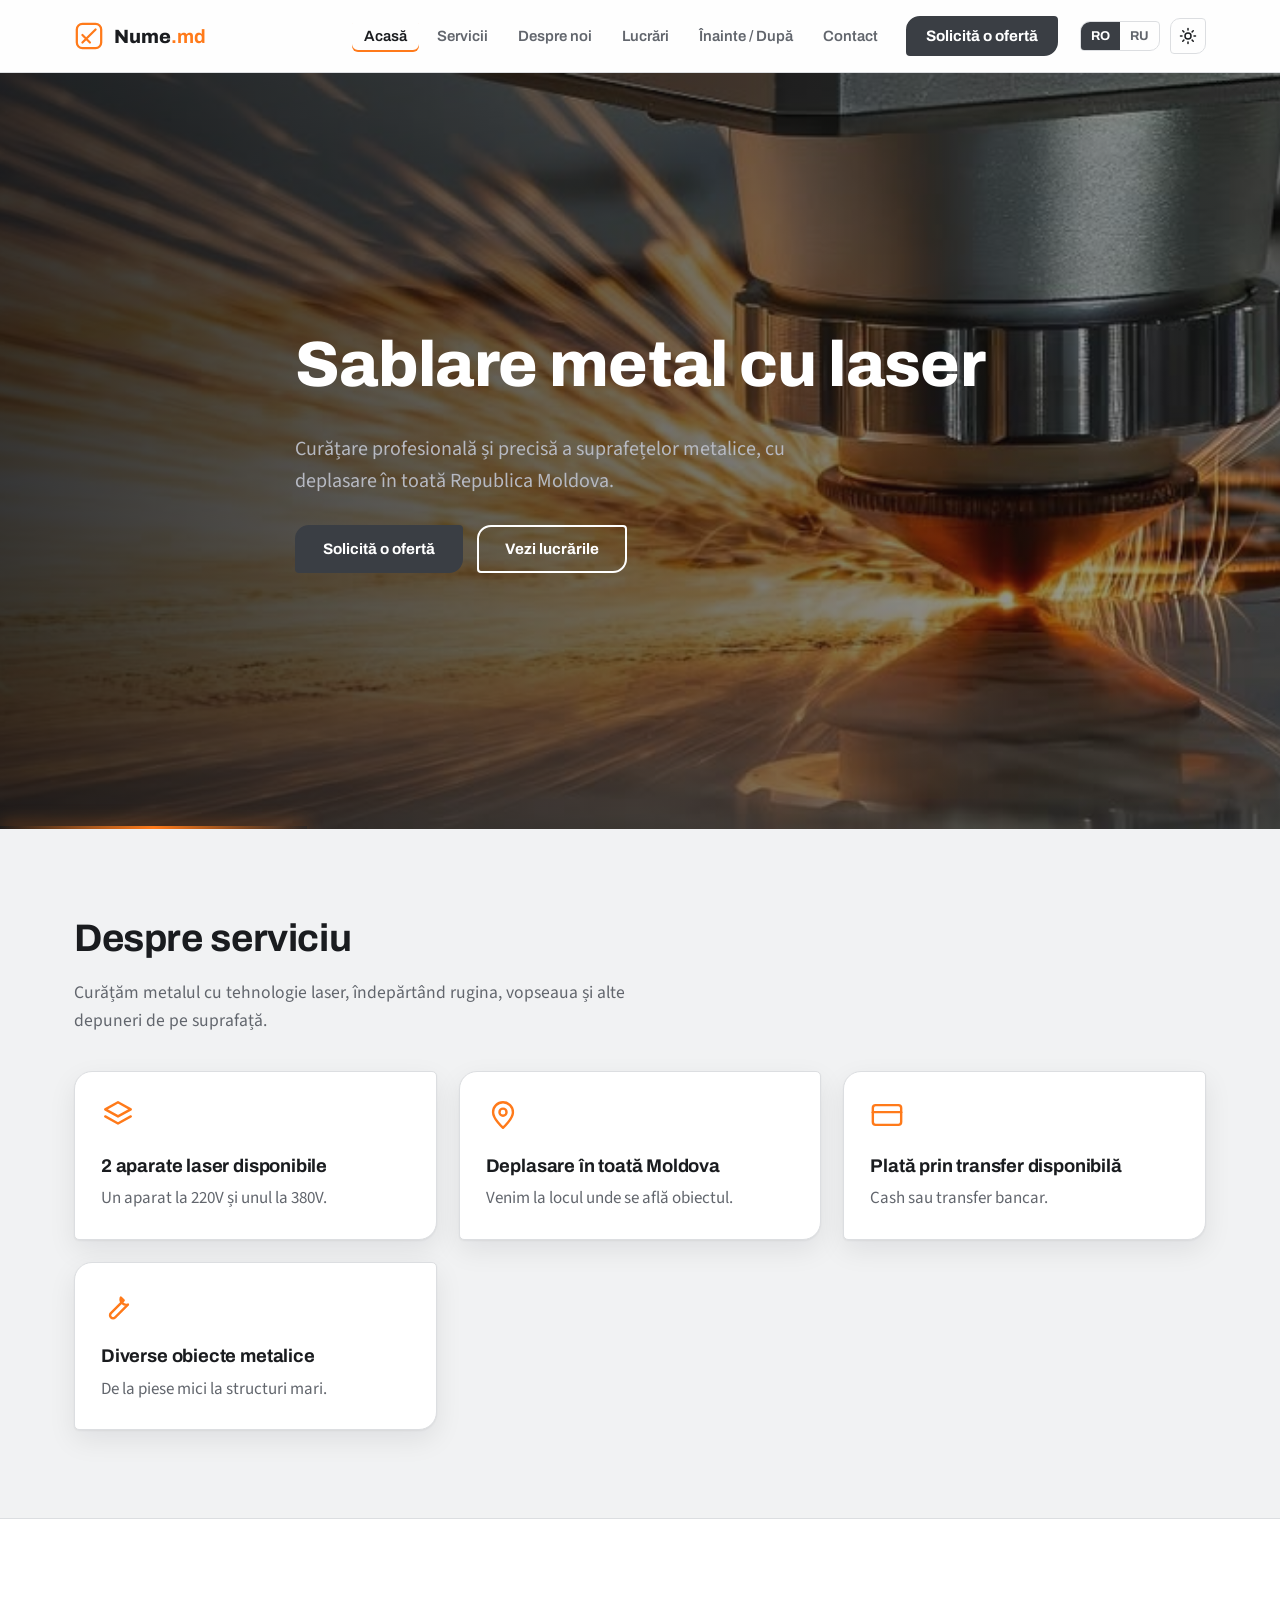
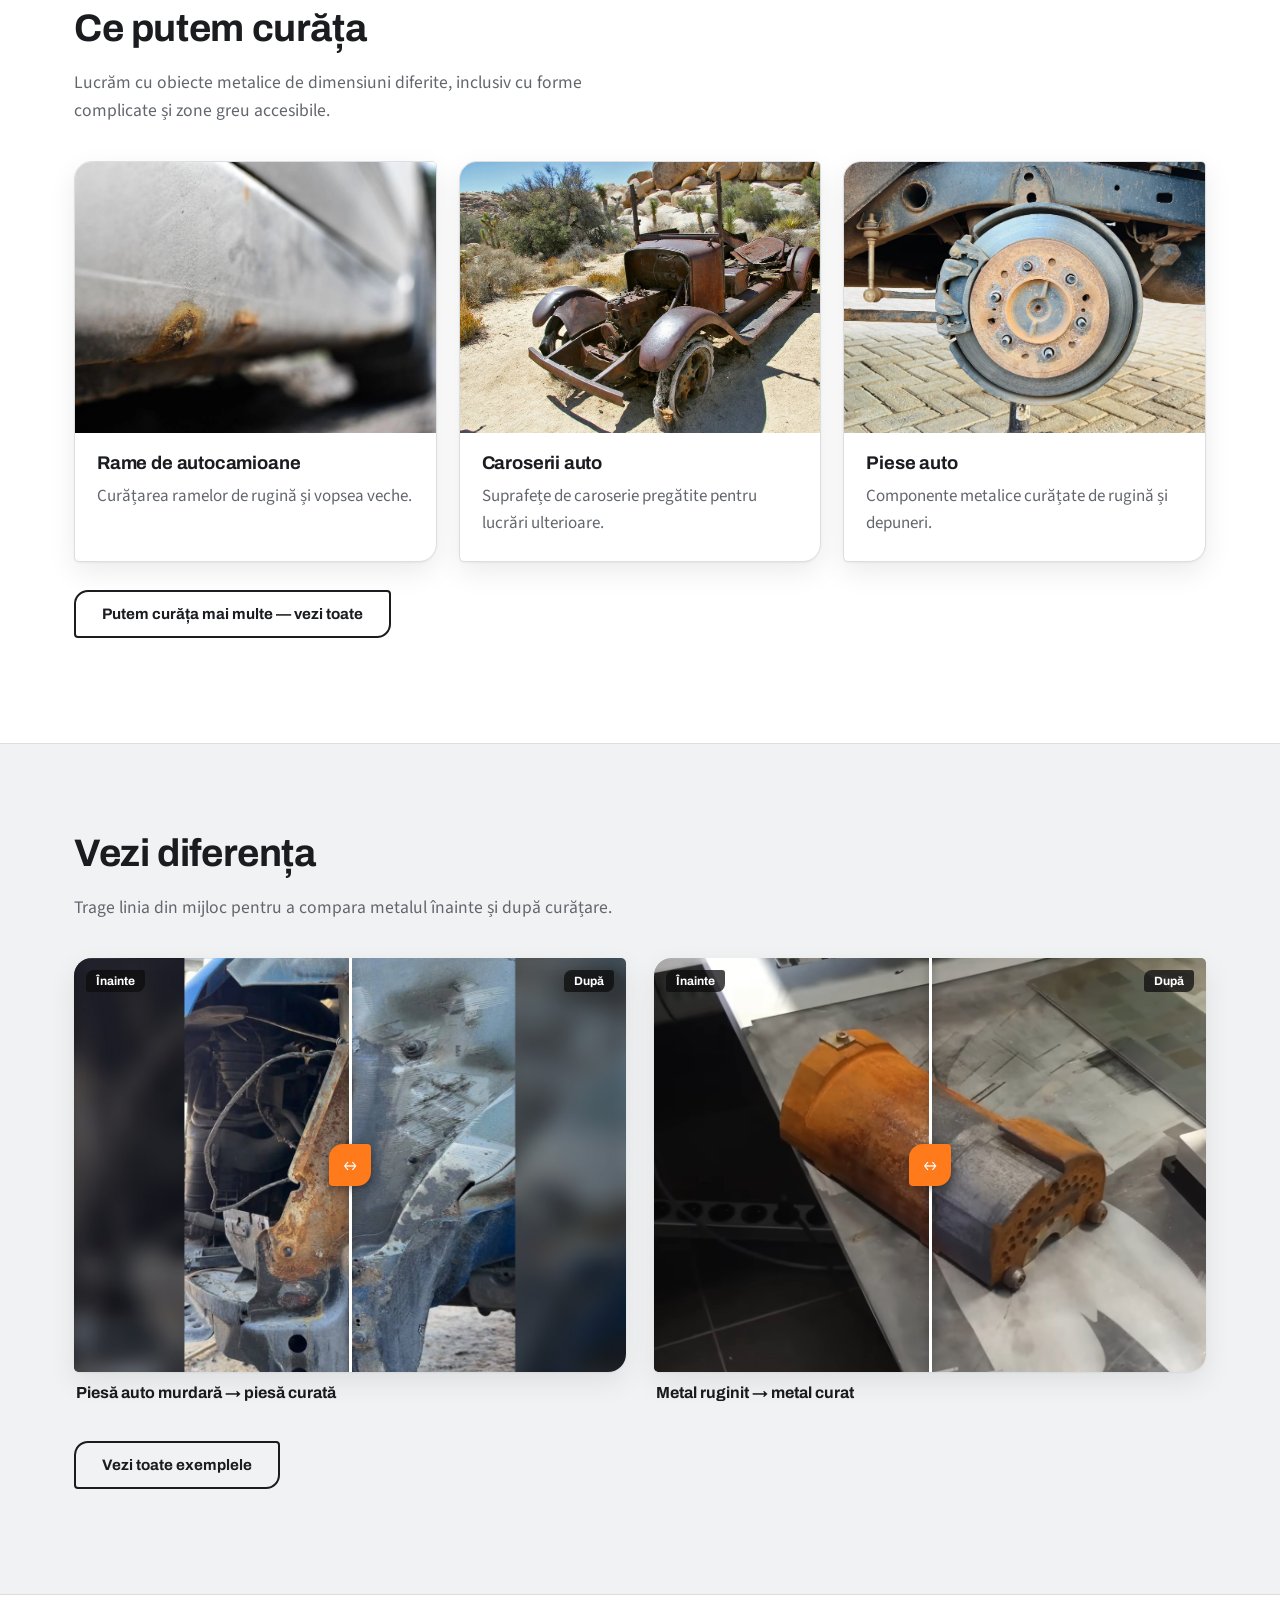
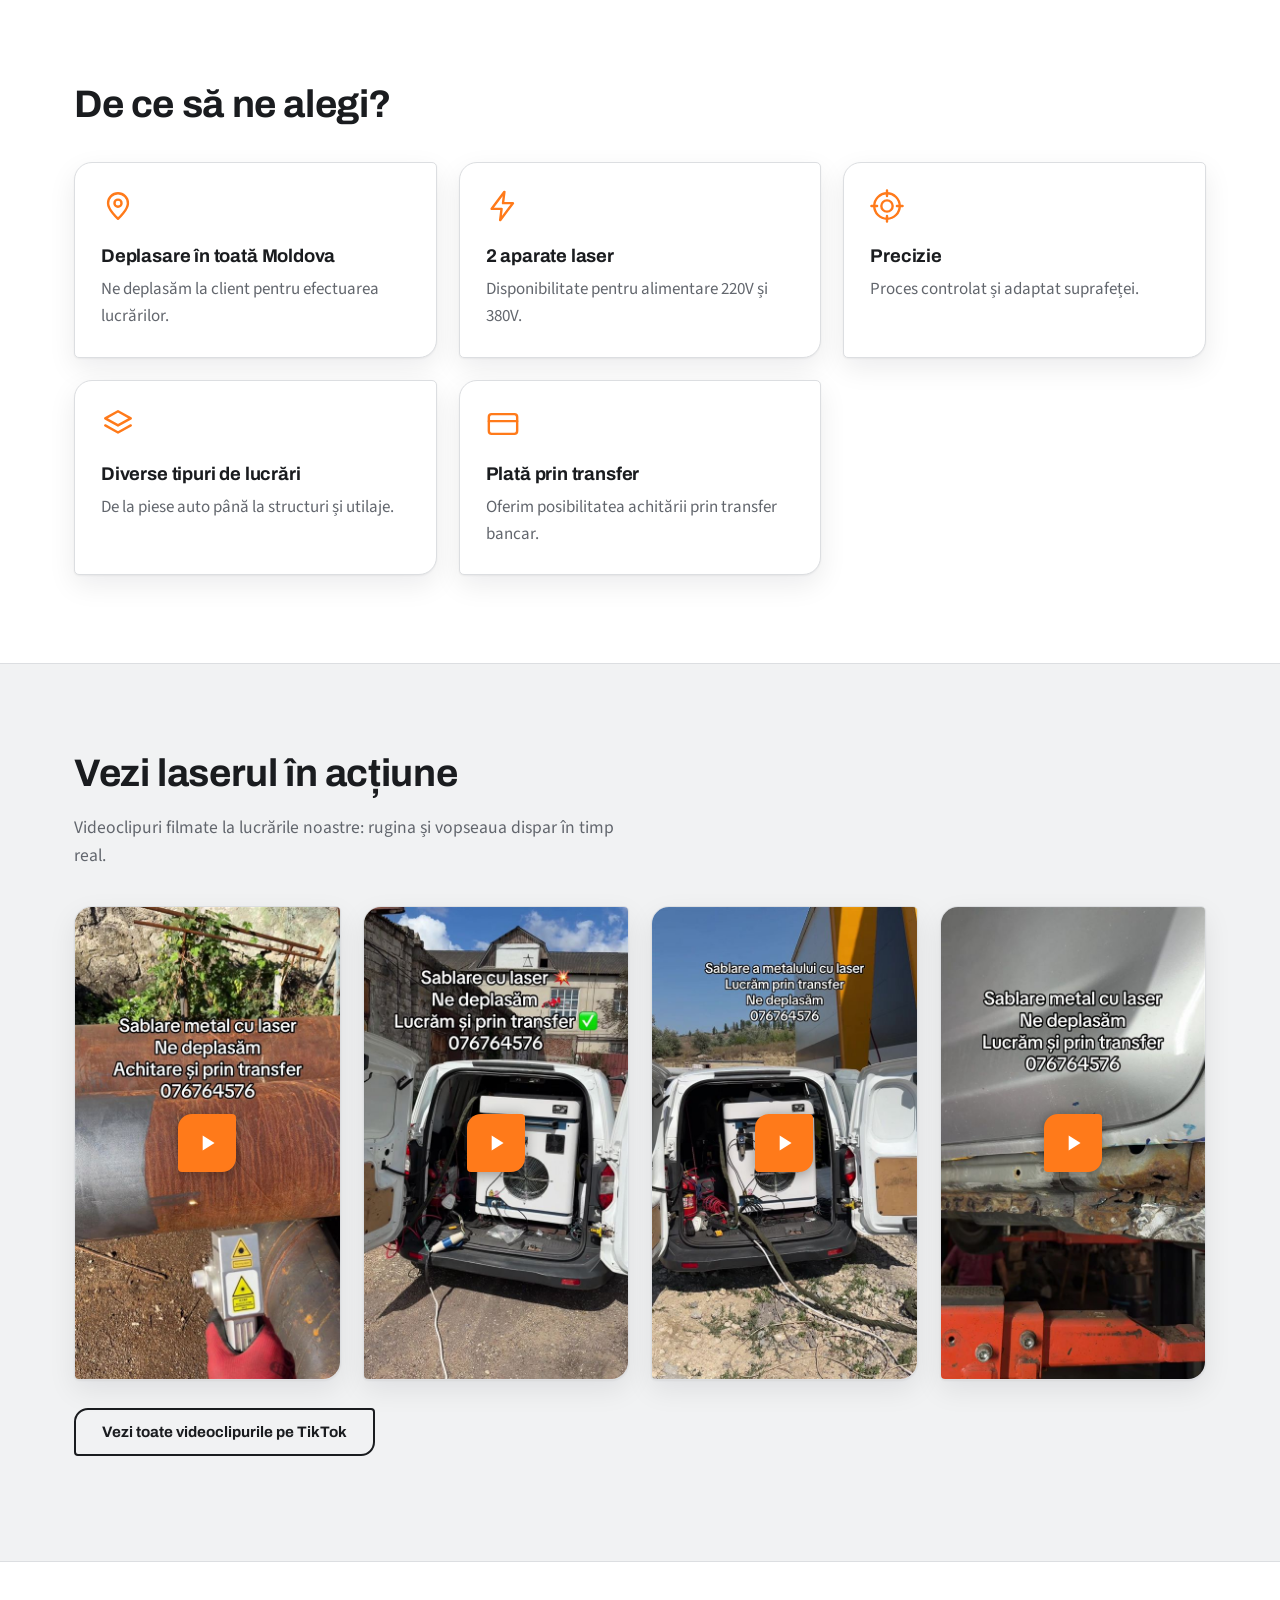
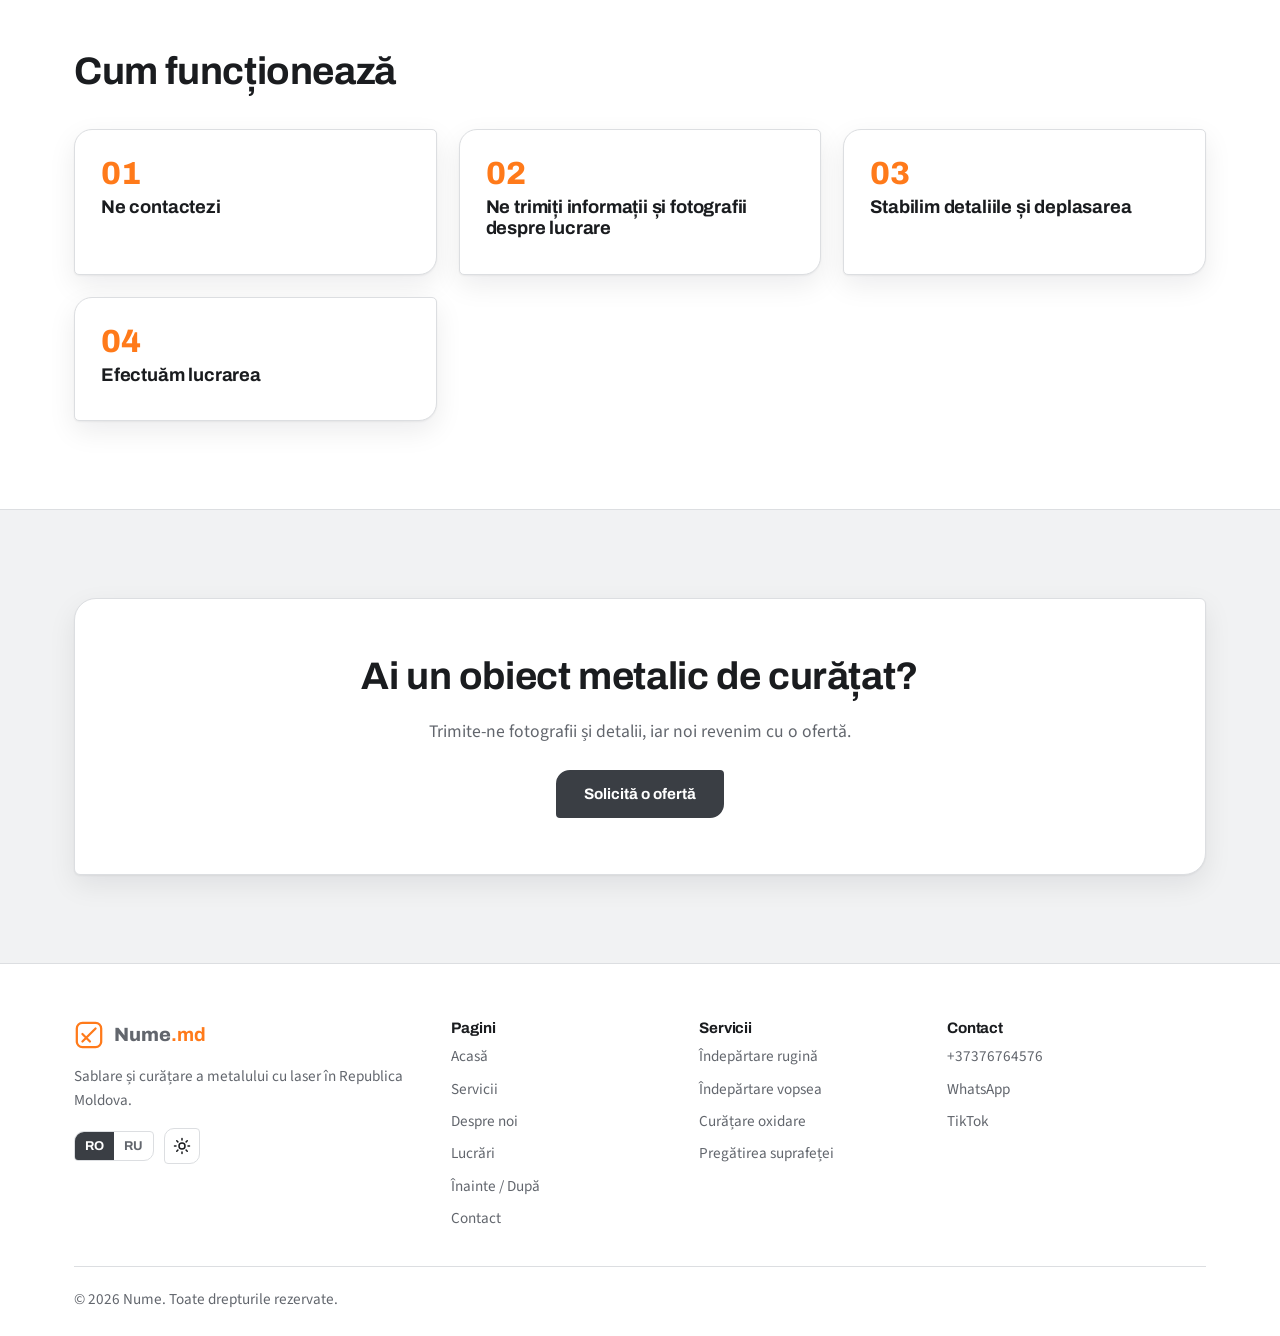
<file: index.html>
<!doctype html>
<html lang="ro">
  <head>
    <meta charset="utf-8" />
    <meta name="viewport" content="width=device-width,initial-scale=1" />
    <title>Sablare metal cu laser Moldova | Curățare metal cu laser</title>
    <meta
      name="description"
      content="Sablare și curățare metal cu laser în Moldova. Îndepărtăm rugina, vopseaua și oxidarea. 2 aparate laser, deplasare în toată țara."
    />
    <meta property="og:title" content="Sablare metal cu laser Moldova | Curățare metal cu laser" />
    <meta
      property="og:description"
      content="Sablare și curățare metal cu laser în Moldova. Îndepărtăm rugina, vopseaua și oxidarea. 2 aparate laser, deplasare în toată țara."
    />
    <meta property="og:type" content="website" />
    <meta property="og:locale" content="ro_RO" />
    <meta property="og:image" content="assets/images/hero/hero-laser-cleaning.jpg" />
    <link rel="canonical" href="https://yeezyondrugs.github.io/sablare/" />
    <link rel="alternate" hreflang="ro" href="https://yeezyondrugs.github.io/sablare/" />
    <link rel="alternate" hreflang="ru" href="https://yeezyondrugs.github.io/sablare/ru/" />
    <link rel="alternate" hreflang="x-default" href="https://yeezyondrugs.github.io/sablare/" />
    <link rel="preconnect" href="https://fonts.googleapis.com" />
    <link rel="preconnect" href="https://fonts.gstatic.com" crossorigin />
    <link
      href="https://fonts.googleapis.com/css2?family=Archivo:wght@500;700;800&family=Source+Sans+3:wght@400;600&display=swap"
      rel="stylesheet"
    />
    <link rel="stylesheet" href="css/style.css" />
    <link rel="stylesheet" href="css/responsive.css" />
    <script src="js/theme.js"></script>
  </head>
  <body data-page="home">
    <div id="site-header"></div>
    <main>
      <section class="hero">
        <div class="hero-bg">
          <img
            src="assets/images/hero/hero-laser-cleaning.jpg"
            alt="Curățare metal cu laser"
            fetchpriority="high"
          />
        </div>
        <div class="wrap">
          <h1 data-i18n="hero_t">Sablare metal cu laser</h1>
          <p data-i18n="hero_s"></p>
          <div class="acts">
            <a class="btn" href="contact" data-i18n="cta"></a>
            <a class="btn ghost" href="projects" data-i18n="hero_b2"></a>
          </div>
        </div>
      </section>
      <section class="sec">
        <div class="wrap">
          <h2 data-i18n="sv_h"></h2>
          <p class="lead" data-i18n="sv_p"></p>
          <div class="grid" data-cards="feat"></div>
        </div>
      </section>
      <section class="sec alt">
        <div class="wrap">
          <h2 data-i18n="cl_h"></h2>
          <p class="lead" data-i18n="cl_p"></p>
          <div class="grid" data-cards="clean" data-limit="3"></div>
          <p style="margin-top: 28px">
            <a class="btn ghost" href="services" data-i18n="cl_more"></a>
          </p>
        </div>
      </section>
      <section class="sec">
        <div class="wrap">
          <h2 data-i18n="ba_h"></h2>
          <p class="lead" data-i18n="ba_p"></p>
          <div class="ba-list" data-ba="2"></div>
          <p style="margin-top: 28px">
            <a class="btn ghost" href="before-after" data-i18n="ba_more"></a>
          </p>
        </div>
      </section>
      <section class="sec alt">
        <div class="wrap">
          <h2 data-i18n="w_h"></h2>
          <div class="grid" data-cards="why"></div>
        </div>
      </section>
      <section class="sec">
        <div class="wrap">
          <h2 data-i18n="vd_h"></h2>
          <p class="lead" data-i18n="vd_p"></p>
          <div data-videos="4"></div>
          <p style="margin-top: 28px">
            <a class="btn ghost" data-tt target="_blank" rel="noopener" data-i18n="vd_more"></a>
          </p>
        </div>
      </section>
      <section class="sec alt">
        <div class="wrap">
          <h2 data-i18n="h_h"></h2>
          <div class="grid" data-cards="steps"></div>
        </div>
      </section>
      <section class="sec">
        <div class="wrap">
          <div class="cta-band">
            <h2 data-i18n="cta_h"></h2>
            <p class="lead" data-i18n="cta_p"></p>
            <a class="btn" href="contact" data-i18n="cta"></a>
          </div>
        </div>
      </section>
    </main>
    <div id="site-footer"></div>
    <script defer src="js/language.js"></script>
    <script defer src="js/main.js"></script>
    <script defer src="js/gallery.js"></script>
    <script defer src="js/before-after.js"></script>
    <script defer src="js/contact.js"></script>
  </body>
</html>
</file>
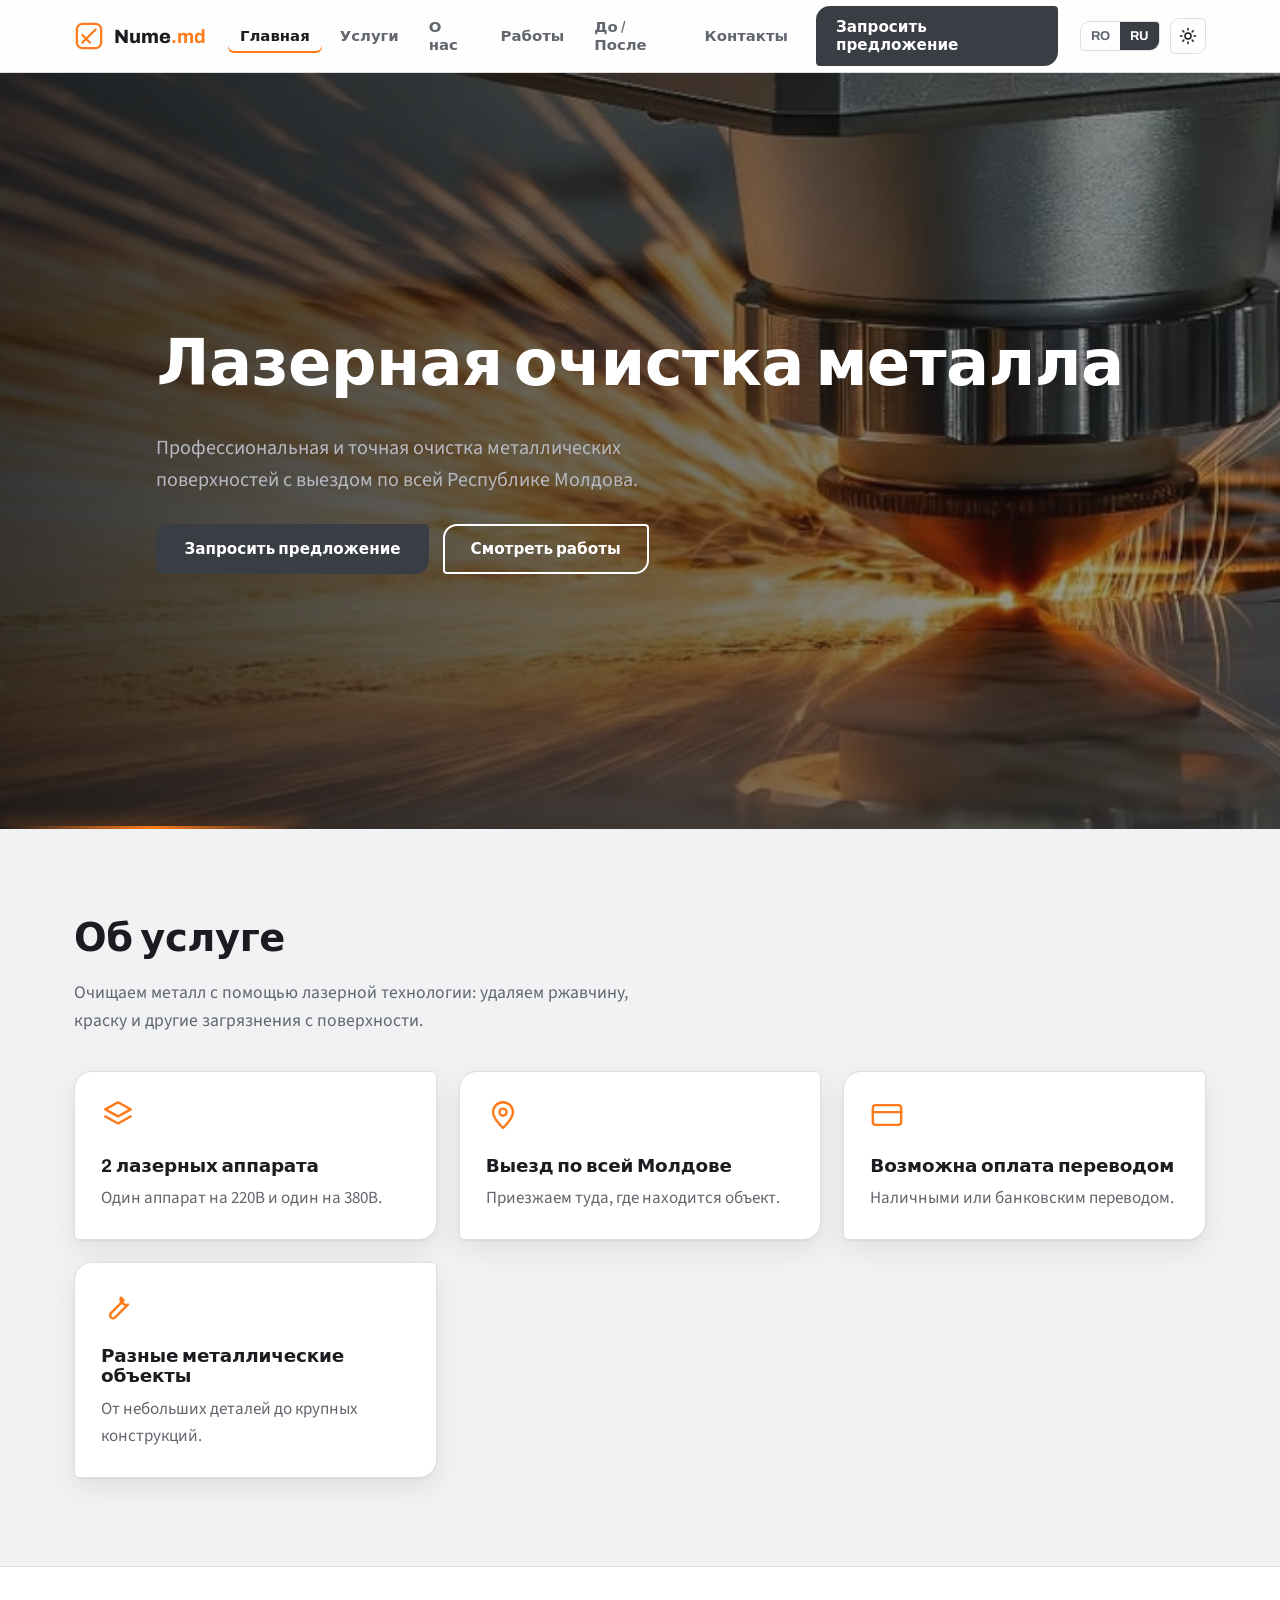
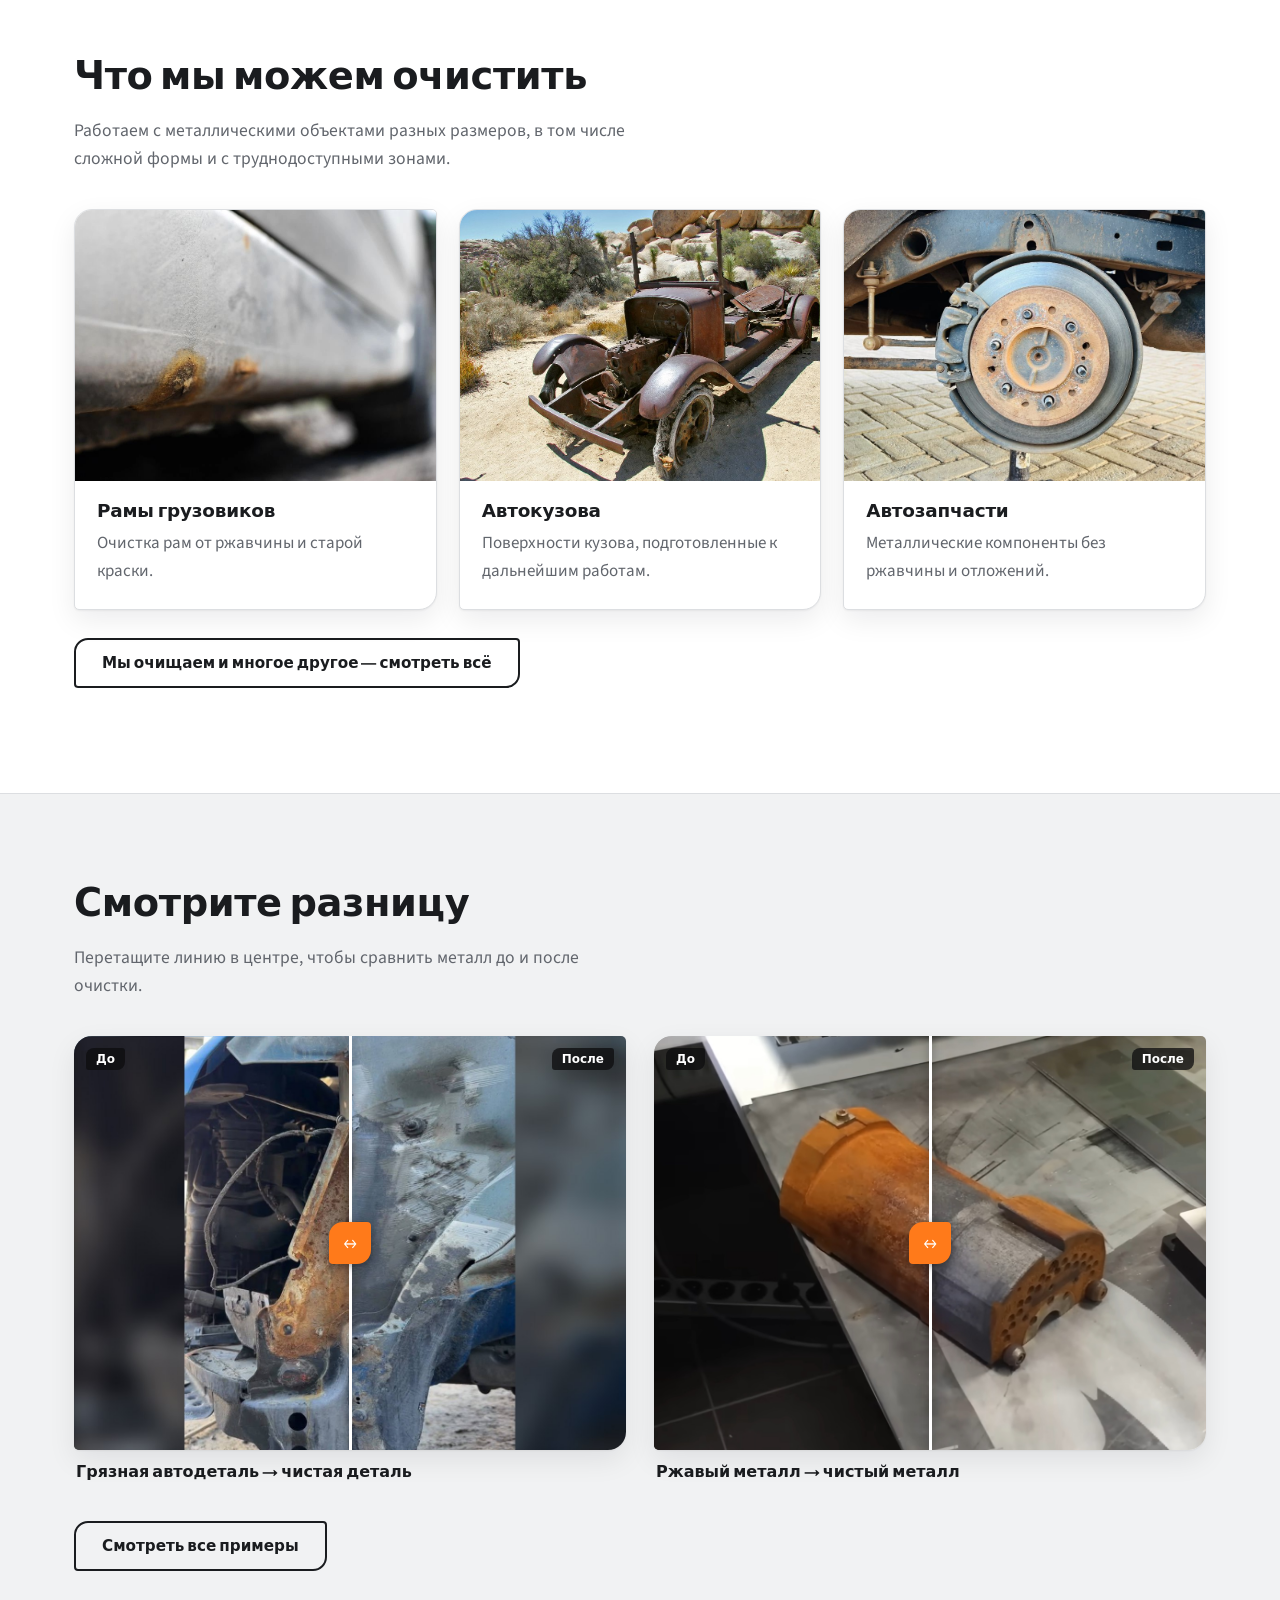
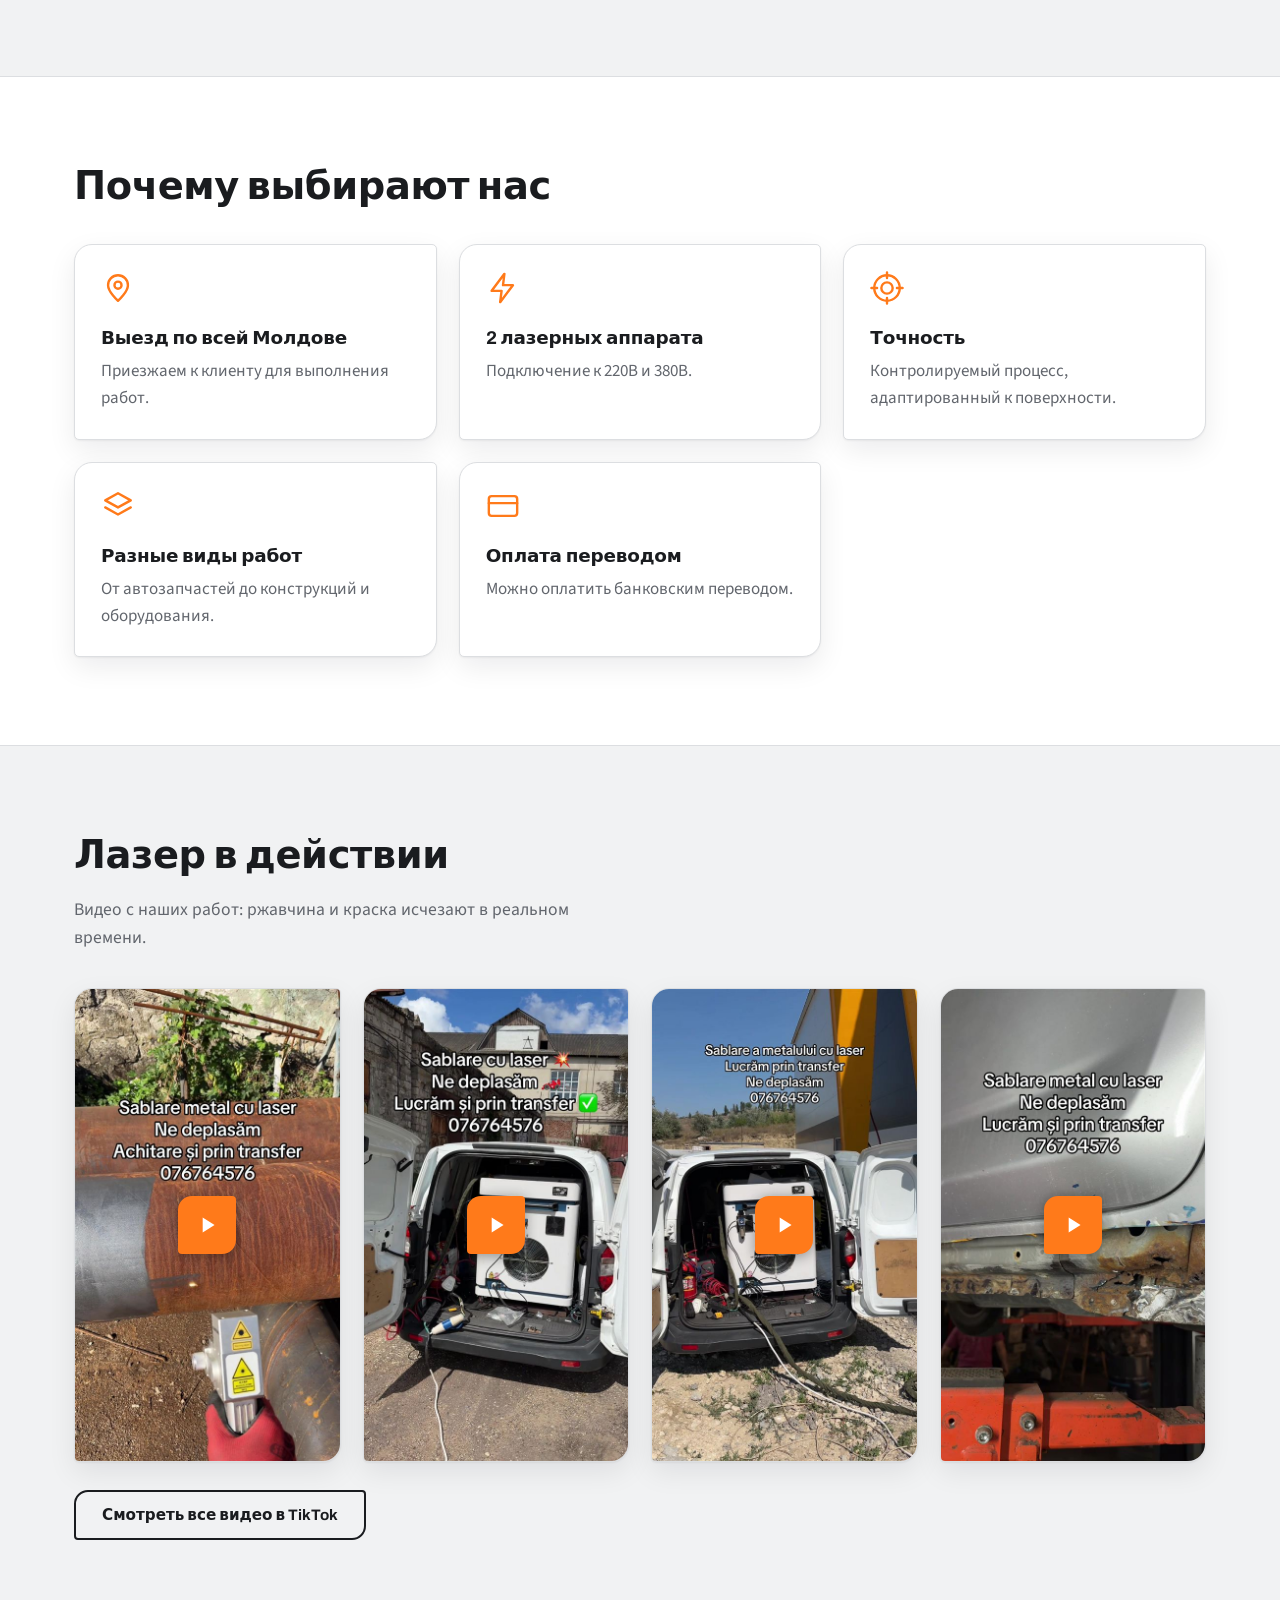
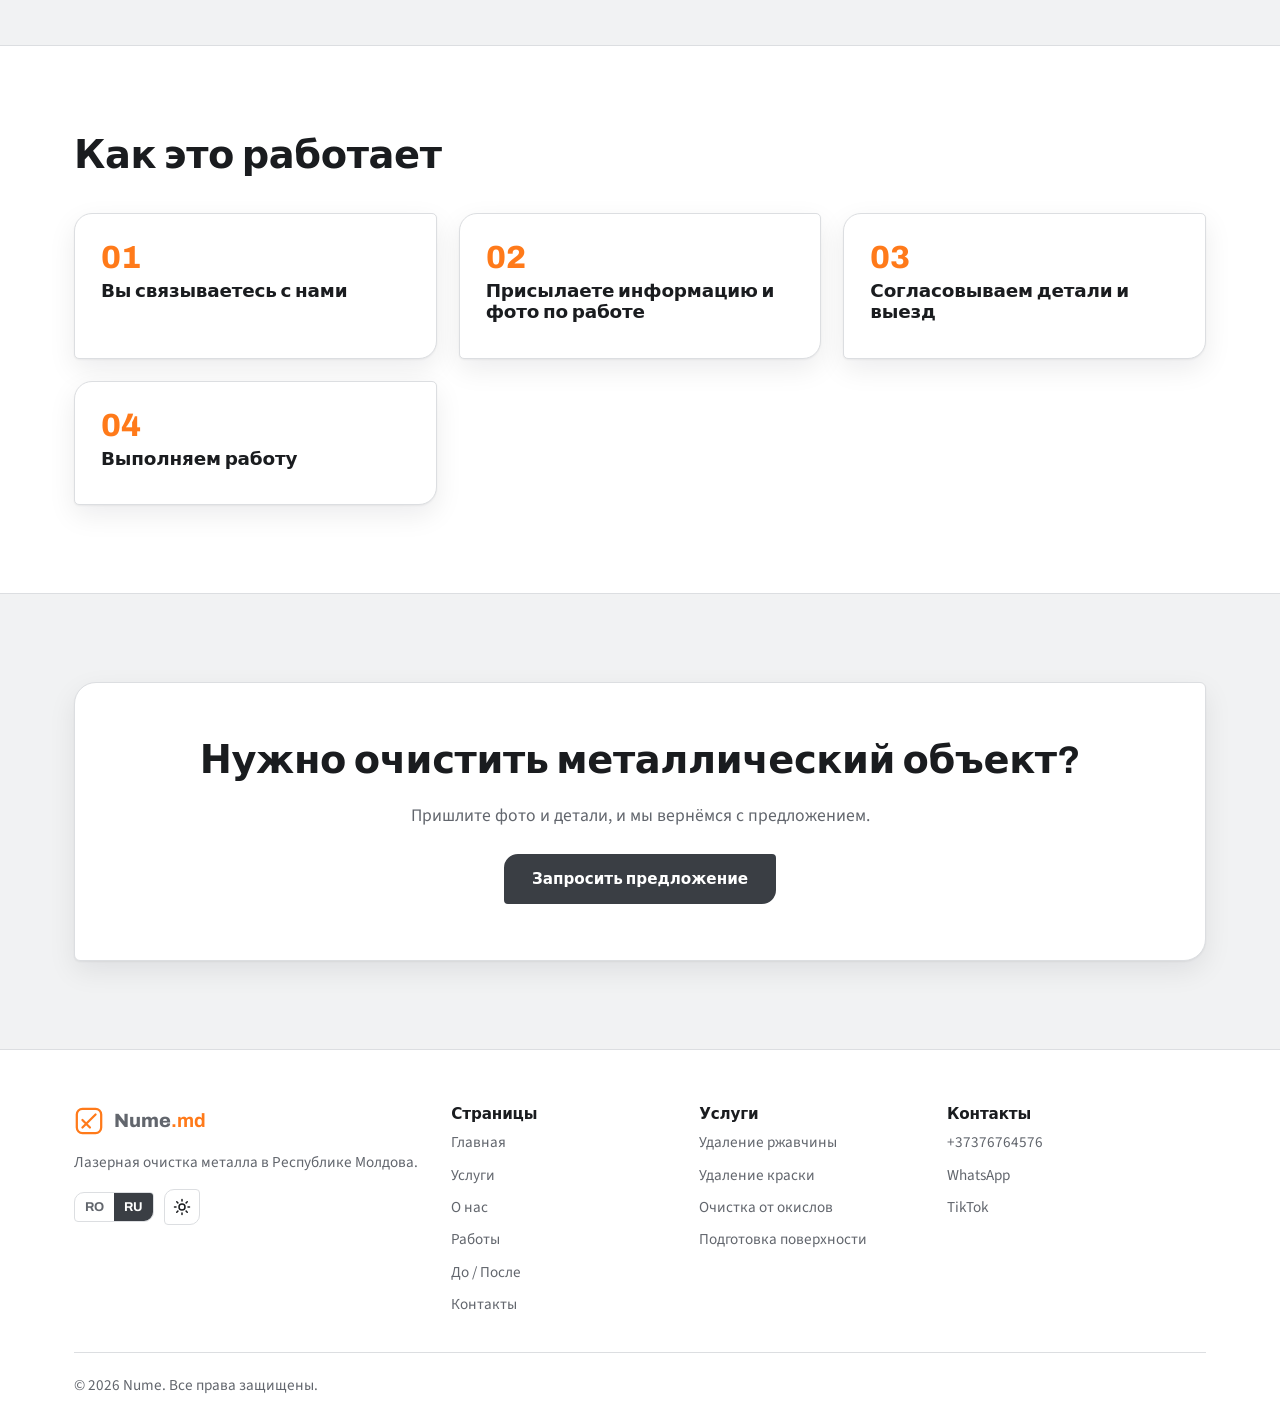
<file: ru/index.html>
<!doctype html>
<html lang="ru">
  <head>
    <meta charset="utf-8" />
    <meta name="viewport" content="width=device-width,initial-scale=1" />
    <title>Лазерная очистка металла в Молдове | Очистка металла лазером</title>
    <meta
      name="description"
      content="Лазерная очистка металла в Молдове. Удаляем ржавчину, краску и окислы. 2 лазерных аппарата, выезд по всей стране."
    />
    <meta
      property="og:title"
      content="Лазерная очистка металла в Молдове | Очистка металла лазером"
    />
    <meta
      property="og:description"
      content="Лазерная очистка металла в Молдове. Удаляем ржавчину, краску и окислы. 2 лазерных аппарата, выезд по всей стране."
    />
    <meta property="og:type" content="website" />
    <meta property="og:locale" content="ru_RU" />
    <meta property="og:image" content="../assets/images/hero/hero-laser-cleaning.jpg" />
    <link rel="canonical" href="https://yeezyondrugs.github.io/sablare/ru/" />
    <link rel="alternate" hreflang="ro" href="https://yeezyondrugs.github.io/sablare/" />
    <link rel="alternate" hreflang="ru" href="https://yeezyondrugs.github.io/sablare/ru/" />
    <link rel="alternate" hreflang="x-default" href="https://yeezyondrugs.github.io/sablare/" />
    <link rel="preconnect" href="https://fonts.googleapis.com" />
    <link rel="preconnect" href="https://fonts.gstatic.com" crossorigin />
    <link
      href="https://fonts.googleapis.com/css2?family=Archivo:wght@500;700;800&family=Source+Sans+3:wght@400;600&display=swap"
      rel="stylesheet"
    />
    <link rel="stylesheet" href="../css/style.css" />
    <link rel="stylesheet" href="../css/responsive.css" />
    <script src="../js/theme.js"></script>
  </head>
  <body data-page="home">
    <div id="site-header"></div>
    <main>
      <section class="hero">
        <div class="hero-bg">
          <img
            src="../assets/images/hero/hero-laser-cleaning.jpg"
            alt="Лазерная очистка металла"
            fetchpriority="high"
          />
        </div>
        <div class="wrap">
          <h1 data-i18n="hero_t">Лазерная очистка металла</h1>
          <p data-i18n="hero_s"></p>
          <div class="acts">
            <a class="btn" href="contact" data-i18n="cta"></a>
            <a class="btn ghost" href="projects" data-i18n="hero_b2"></a>
          </div>
        </div>
      </section>
      <section class="sec">
        <div class="wrap">
          <h2 data-i18n="sv_h"></h2>
          <p class="lead" data-i18n="sv_p"></p>
          <div class="grid" data-cards="feat"></div>
        </div>
      </section>
      <section class="sec alt">
        <div class="wrap">
          <h2 data-i18n="cl_h"></h2>
          <p class="lead" data-i18n="cl_p"></p>
          <div class="grid" data-cards="clean" data-limit="3"></div>
          <p style="margin-top: 28px">
            <a class="btn ghost" href="services" data-i18n="cl_more"></a>
          </p>
        </div>
      </section>
      <section class="sec">
        <div class="wrap">
          <h2 data-i18n="ba_h"></h2>
          <p class="lead" data-i18n="ba_p"></p>
          <div class="ba-list" data-ba="2"></div>
          <p style="margin-top: 28px">
            <a class="btn ghost" href="before-after" data-i18n="ba_more"></a>
          </p>
        </div>
      </section>
      <section class="sec alt">
        <div class="wrap">
          <h2 data-i18n="w_h"></h2>
          <div class="grid" data-cards="why"></div>
        </div>
      </section>
      <section class="sec">
        <div class="wrap">
          <h2 data-i18n="vd_h"></h2>
          <p class="lead" data-i18n="vd_p"></p>
          <div data-videos="4"></div>
          <p style="margin-top: 28px">
            <a class="btn ghost" data-tt target="_blank" rel="noopener" data-i18n="vd_more"></a>
          </p>
        </div>
      </section>
      <section class="sec alt">
        <div class="wrap">
          <h2 data-i18n="h_h"></h2>
          <div class="grid" data-cards="steps"></div>
        </div>
      </section>
      <section class="sec">
        <div class="wrap">
          <div class="cta-band">
            <h2 data-i18n="cta_h"></h2>
            <p class="lead" data-i18n="cta_p"></p>
            <a class="btn" href="contact" data-i18n="cta"></a>
          </div>
        </div>
      </section>
    </main>
    <div id="site-footer"></div>
    <script defer src="../js/language.js"></script>
    <script defer src="../js/main.js"></script>
    <script defer src="../js/gallery.js"></script>
    <script defer src="../js/before-after.js"></script>
    <script defer src="../js/contact.js"></script>
  </body>
</html>
</file>
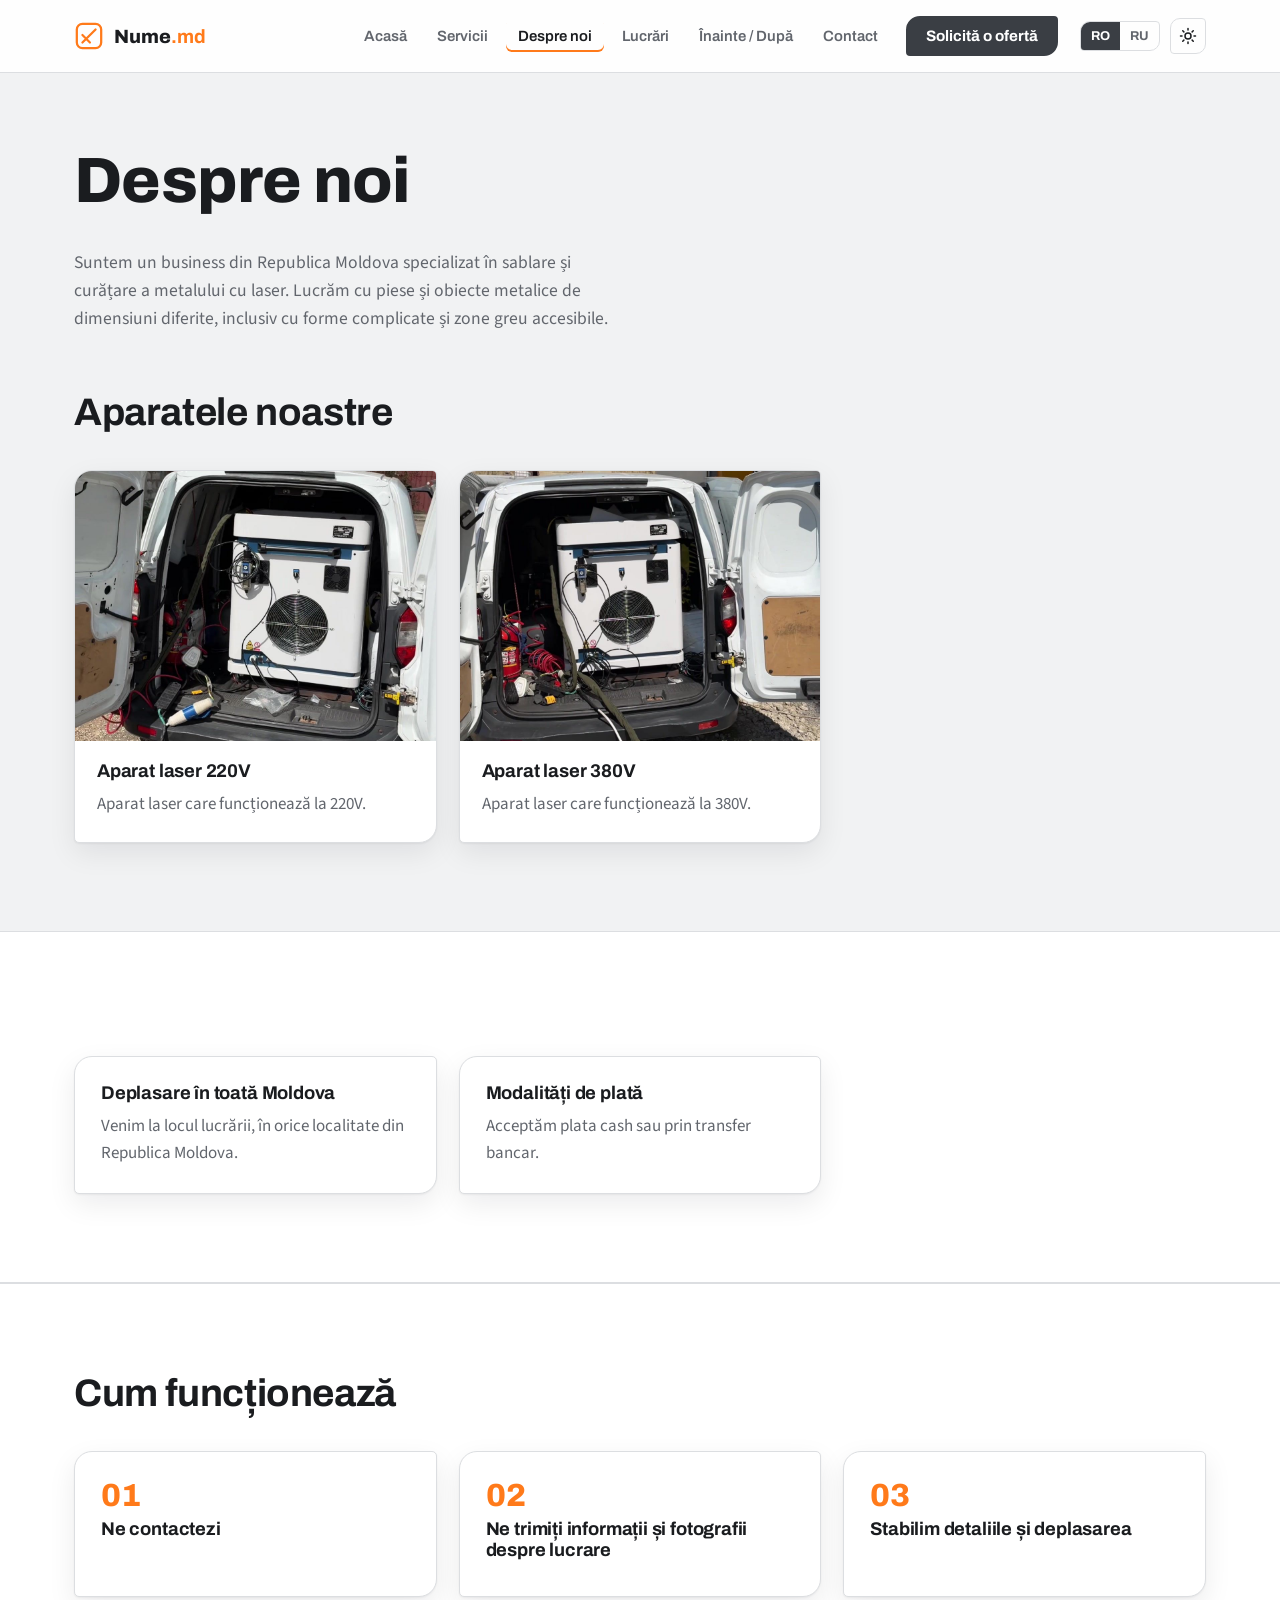
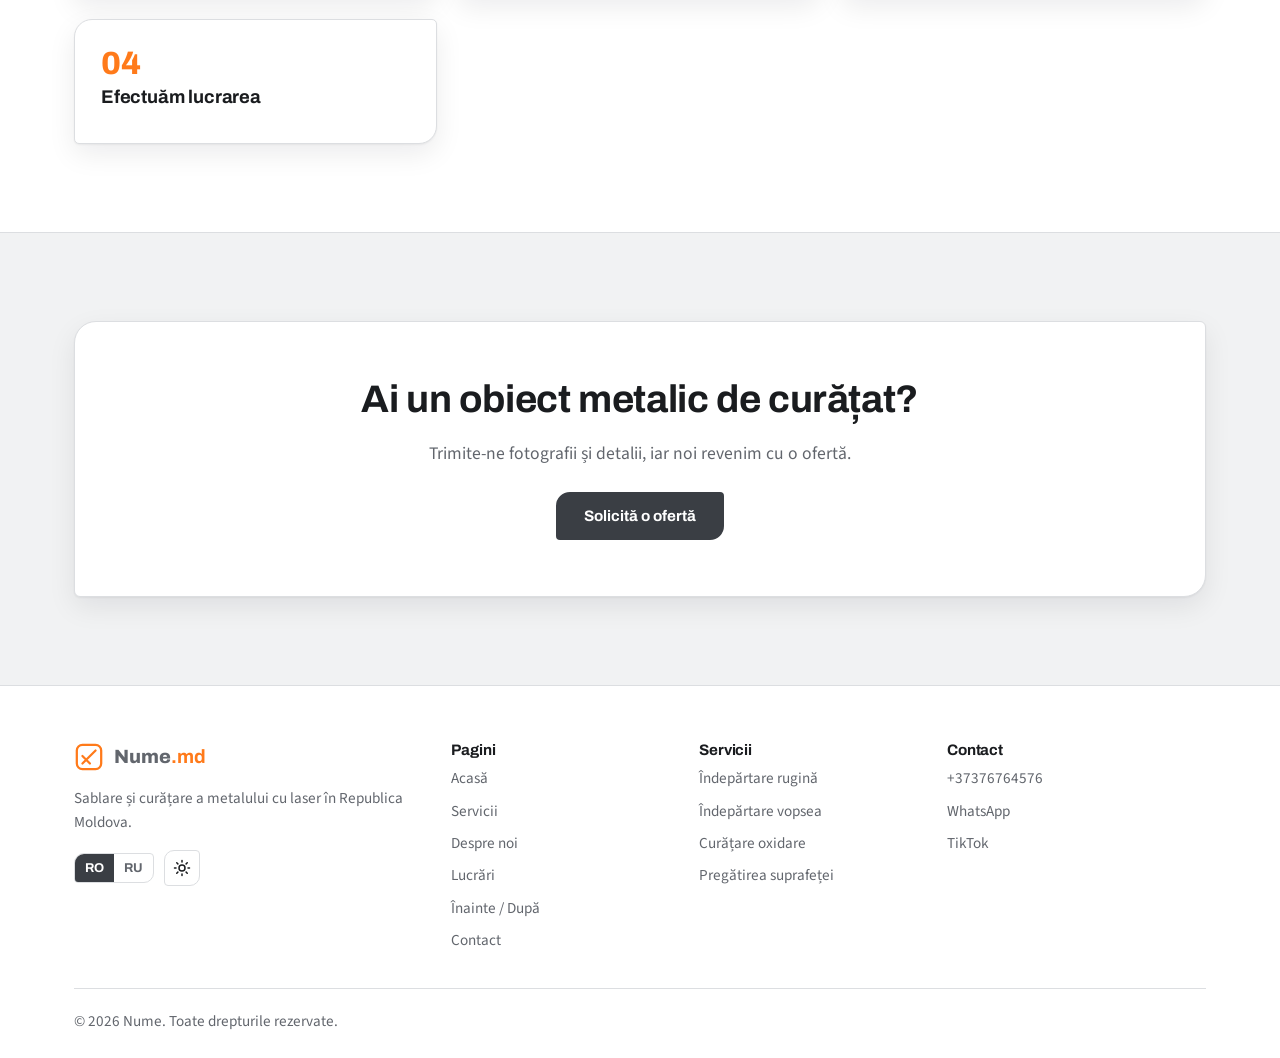
<file: about.html>
<!doctype html>
<html lang="ro">
  <head>
    <meta charset="utf-8" />
    <meta name="viewport" content="width=device-width,initial-scale=1" />
    <title>Despre noi | Curățare metal laser, deplasare în toată Moldova</title>
    <meta
      name="description"
      content="Afli cum lucrăm: 2 aparate laser (220V și 380V), deplasare în toată Republica Moldova, plată cash sau prin transfer."
    />
    <meta
      property="og:title"
      content="Despre noi | Curățare metal laser, deplasare în toată Moldova"
    />
    <meta
      property="og:description"
      content="Afli cum lucrăm: 2 aparate laser (220V și 380V), deplasare în toată Republica Moldova, plată cash sau prin transfer."
    />
    <meta property="og:type" content="website" />
    <meta property="og:locale" content="ro_RO" />
    <meta property="og:image" content="assets/images/hero/hero-laser-cleaning.jpg" />
    <link rel="canonical" href="https://yeezyondrugs.github.io/sablare/about" />
    <link rel="alternate" hreflang="ro" href="https://yeezyondrugs.github.io/sablare/about" />
    <link rel="alternate" hreflang="ru" href="https://yeezyondrugs.github.io/sablare/ru/about" />
    <link rel="alternate" hreflang="x-default" href="https://yeezyondrugs.github.io/sablare/about" />
    <link rel="preconnect" href="https://fonts.googleapis.com" />
    <link rel="preconnect" href="https://fonts.gstatic.com" crossorigin />
    <link
      href="https://fonts.googleapis.com/css2?family=Archivo:wght@500;700;800&family=Source+Sans+3:wght@400;600&display=swap"
      rel="stylesheet"
    />
    <link rel="stylesheet" href="css/style.css" />
    <link rel="stylesheet" href="css/responsive.css" />
    <script src="js/theme.js"></script>
  </head>
  <body data-page="about">
    <div id="site-header"></div>
    <main>
      <section class="pagehead">
        <div class="wrap">
          <h1 data-i18n="ab_h"></h1>
          <p class="lead" data-i18n="ab_p"></p>
        </div>
      </section>
      <section class="sec" style="padding-top: 0">
        <div class="wrap">
          <h2 data-i18n="ab_eq"></h2>
          <div class="grid" data-cards="eq"></div>
        </div>
      </section>
      <section class="sec alt">
        <div class="wrap">
          <div class="grid">
            <article class="card pad">
              <h3 data-i18n="ab_tr"></h3>
              <p data-i18n="ab_trp"></p>
            </article>
            <article class="card pad">
              <h3 data-i18n="ab_pay"></h3>
              <p data-i18n="ab_payp"></p>
            </article>
          </div>
        </div>
      </section>
      <section class="sec alt">
        <div class="wrap">
          <h2 data-i18n="h_h"></h2>
          <div class="grid" data-cards="steps"></div>
        </div>
      </section>
      <section class="sec">
        <div class="wrap">
          <div class="cta-band">
            <h2 data-i18n="cta_h"></h2>
            <p class="lead" data-i18n="cta_p"></p>
            <a class="btn" href="contact" data-i18n="cta"></a>
          </div>
        </div>
      </section>
    </main>
    <div id="site-footer"></div>
    <script defer src="js/language.js"></script>
    <script defer src="js/main.js"></script>
    <script defer src="js/gallery.js"></script>
    <script defer src="js/before-after.js"></script>
    <script defer src="js/contact.js"></script>
  </body>
</html>
</file>
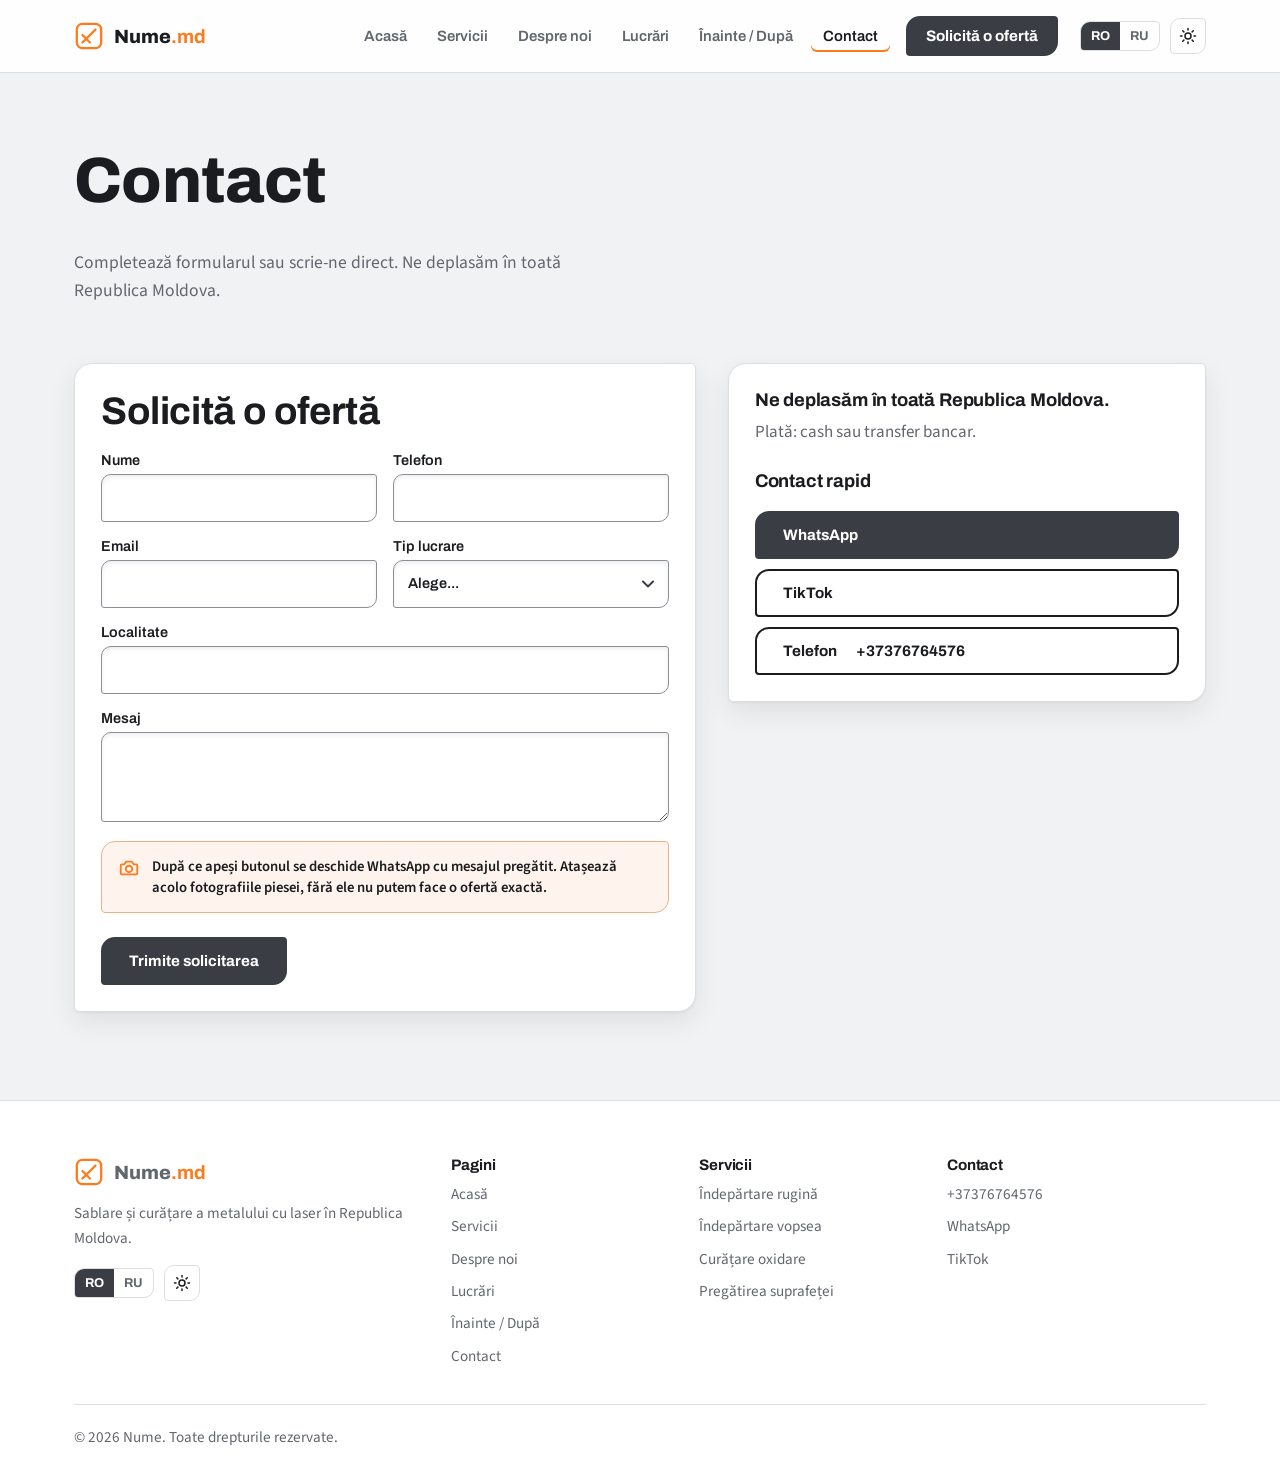
<file: contact.html>
<!doctype html>
<html lang="ro">
  <head>
    <meta charset="utf-8" />
    <meta name="viewport" content="width=device-width,initial-scale=1" />
    <title>Contact | Solicită o ofertă pentru curățare metal cu laser</title>
    <meta
      name="description"
      content="Trimite fotografii și detalii despre lucrare și primești o ofertă. Ne deplasăm în toată Republica Moldova."
    />
    <meta
      property="og:title"
      content="Contact | Solicită o ofertă pentru curățare metal cu laser"
    />
    <meta
      property="og:description"
      content="Trimite fotografii și detalii despre lucrare și primești o ofertă. Ne deplasăm în toată Republica Moldova."
    />
    <meta property="og:type" content="website" />
    <meta property="og:locale" content="ro_RO" />
    <meta property="og:image" content="assets/images/hero/hero-laser-cleaning.jpg" />
    <link rel="canonical" href="https://yeezyondrugs.github.io/sablare/contact" />
    <link rel="alternate" hreflang="ro" href="https://yeezyondrugs.github.io/sablare/contact" />
    <link rel="alternate" hreflang="ru" href="https://yeezyondrugs.github.io/sablare/ru/contact" />
    <link rel="alternate" hreflang="x-default" href="https://yeezyondrugs.github.io/sablare/contact" />
    <link rel="preconnect" href="https://fonts.googleapis.com" />
    <link rel="preconnect" href="https://fonts.gstatic.com" crossorigin />
    <link
      href="https://fonts.googleapis.com/css2?family=Archivo:wght@500;700;800&family=Source+Sans+3:wght@400;600&display=swap"
      rel="stylesheet"
    />
    <link rel="stylesheet" href="css/style.css" />
    <link rel="stylesheet" href="css/responsive.css" />
    <script src="js/theme.js"></script>
  </head>
  <body data-page="contact">
    <div id="site-header"></div>
    <main>
      <section class="pagehead">
        <div class="wrap">
          <h1 data-i18n="ct_h"></h1>
          <p class="lead" data-i18n="ct_p"></p>
        </div>
      </section>
      <section class="sec" style="padding-top: 0">
        <div class="wrap split">
          <form id="quote" class="card pad" novalidate>
            <h2 data-i18n="ct_f"></h2>
            <div class="row">
              <label>
                <span data-i18n="fn"></span>
                <input name="name" data-v data-req autocomplete="name" />
                <span class="err"></span>
              </label>
              <label>
                <span data-i18n="fph"></span>
                <input name="phone" type="tel" data-v data-req autocomplete="tel" />
                <span class="err"></span>
              </label>
            </div>
            <div class="row">
              <label>
                <span data-i18n="fem"></span>
                <input name="email" type="email" data-v autocomplete="email" />
                <span class="err"></span>
              </label>
              <label>
                <span data-i18n="fty"></span>
                <select name="type" data-v data-req>
                  <option value="" data-i18n="fsel"></option>
                  <option data-i18n="ty_rust"></option>
                  <option data-i18n="ty_paint"></option>
                  <option data-i18n="ty_ox"></option>
                  <option data-i18n="ty_prep"></option>
                  <option data-i18n="ty_auto"></option>
                  <option data-i18n="ty_mach"></option>
                  <option data-i18n="ty_oth"></option>
                </select>
                <span class="err"></span>
              </label>
            </div>
            <label>
              <span data-i18n="floc"></span>
              <input name="place" data-v />
              <span class="err"></span>
            </label>
            <label>
              <span data-i18n="fms"></span>
              <textarea name="message" rows="4"></textarea>
            </label>
            <div class="note">
              <svg
                viewBox="0 0 24 24"
                fill="none"
                stroke="currentColor"
                stroke-width="2"
                stroke-linecap="round"
                stroke-linejoin="round"
                aria-hidden="true"
              >
                <path
                  d="M4 8h3l2-3h6l2 3h3a1 1 0 0 1 1 1v9a1 1 0 0 1-1 1H4a1 1 0 0 1-1-1V9a1 1 0 0 1 1-1z"
                />
                <circle cx="12" cy="13" r="3.5" />
              </svg>
              <p data-i18n="fnote"></p>
            </div>
            <button class="btn" type="submit" data-i18n="fsend"></button>
            <p class="status" role="status" aria-live="polite"></p>
          </form>
          <aside class="card pad">
            <h3 data-i18n="ct_trav"></h3>
            <p data-i18n="ct_pay"></p>
            <h3 data-i18n="ct_q" style="margin-top: 24px"></h3>
            <div class="quick">
              <a class="btn" data-wa target="_blank" rel="noopener"><span>WhatsApp</span></a>
              <a class="btn ghost" data-tt target="_blank" rel="noopener"><span>TikTok</span></a>
              <a class="btn ghost" data-tel>
                <span data-i18n="call"></span>
                &nbsp;
                <span></span>
              </a>
            </div>
          </aside>
        </div>
      </section>
    </main>
    <div id="site-footer"></div>
    <script defer src="js/language.js"></script>
    <script defer src="js/main.js"></script>
    <script defer src="js/gallery.js"></script>
    <script defer src="js/before-after.js"></script>
    <script defer src="js/contact.js"></script>
  </body>
</html>
</file>
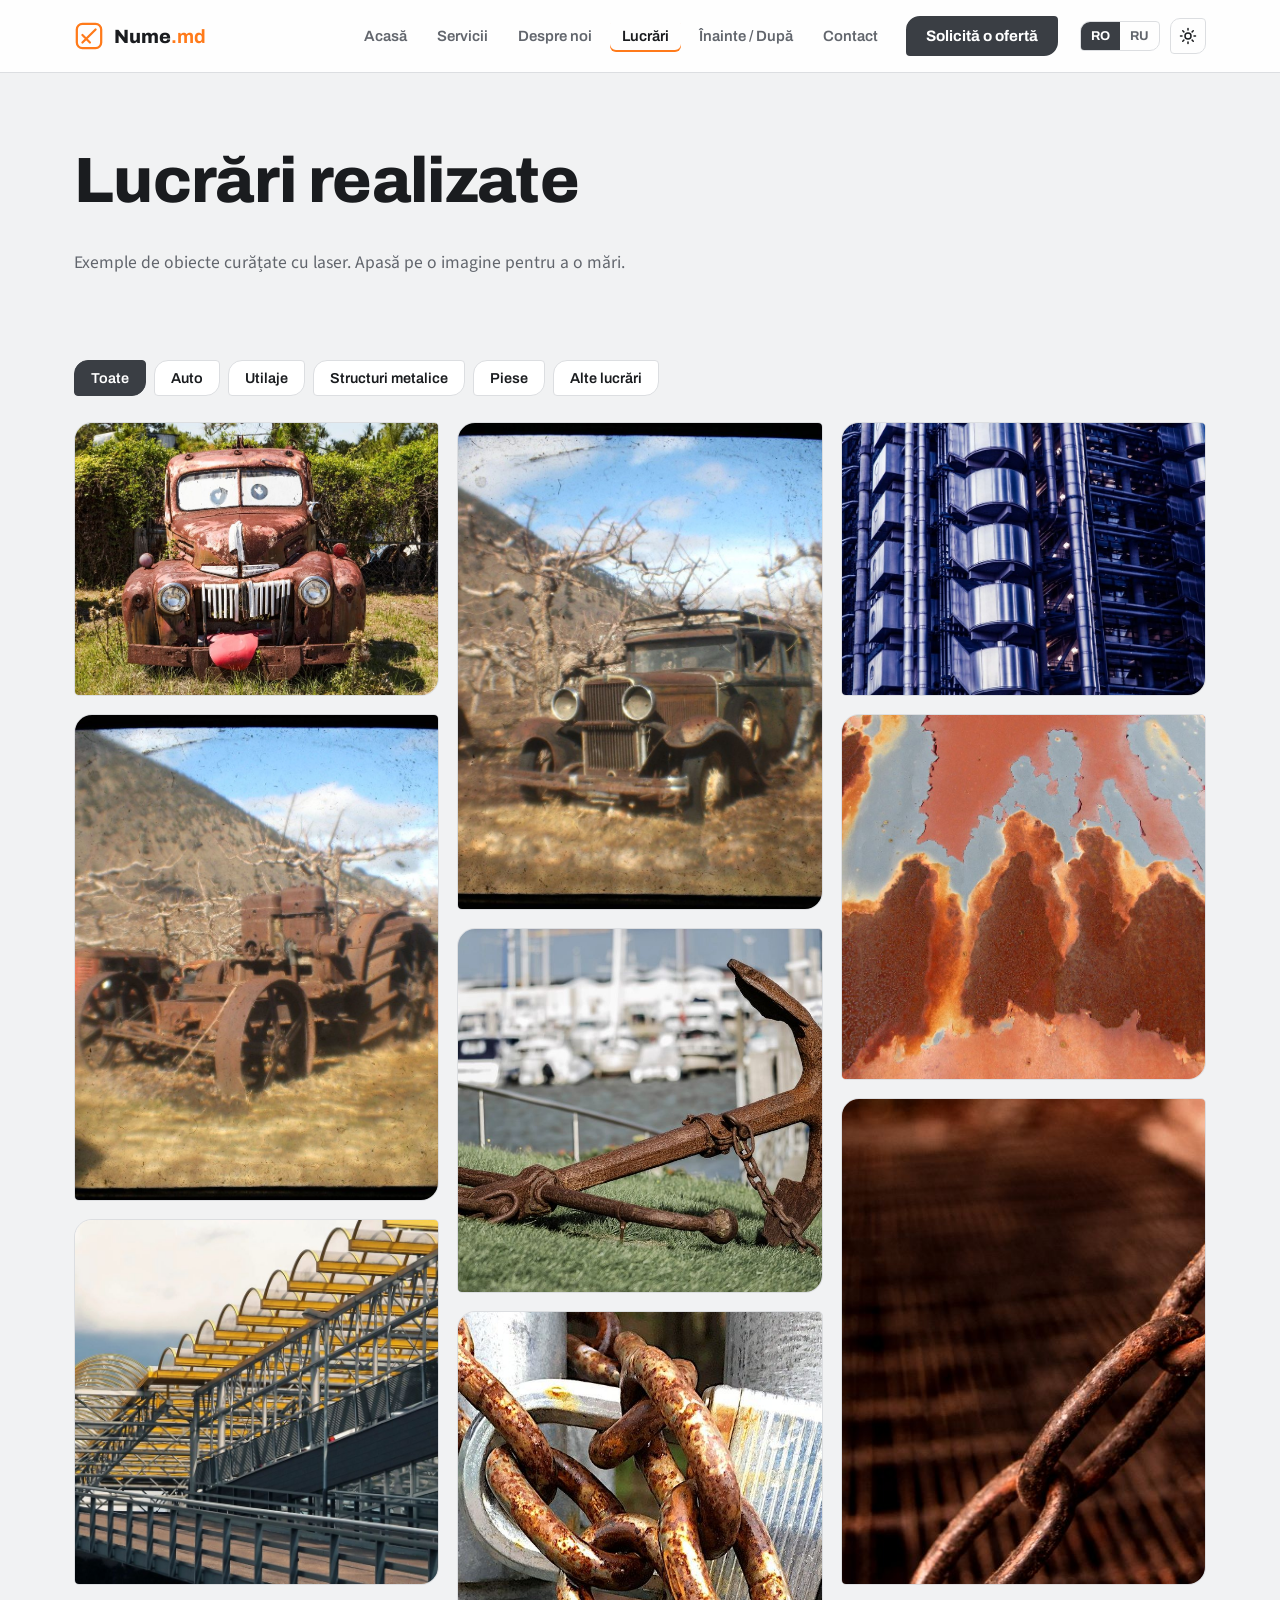
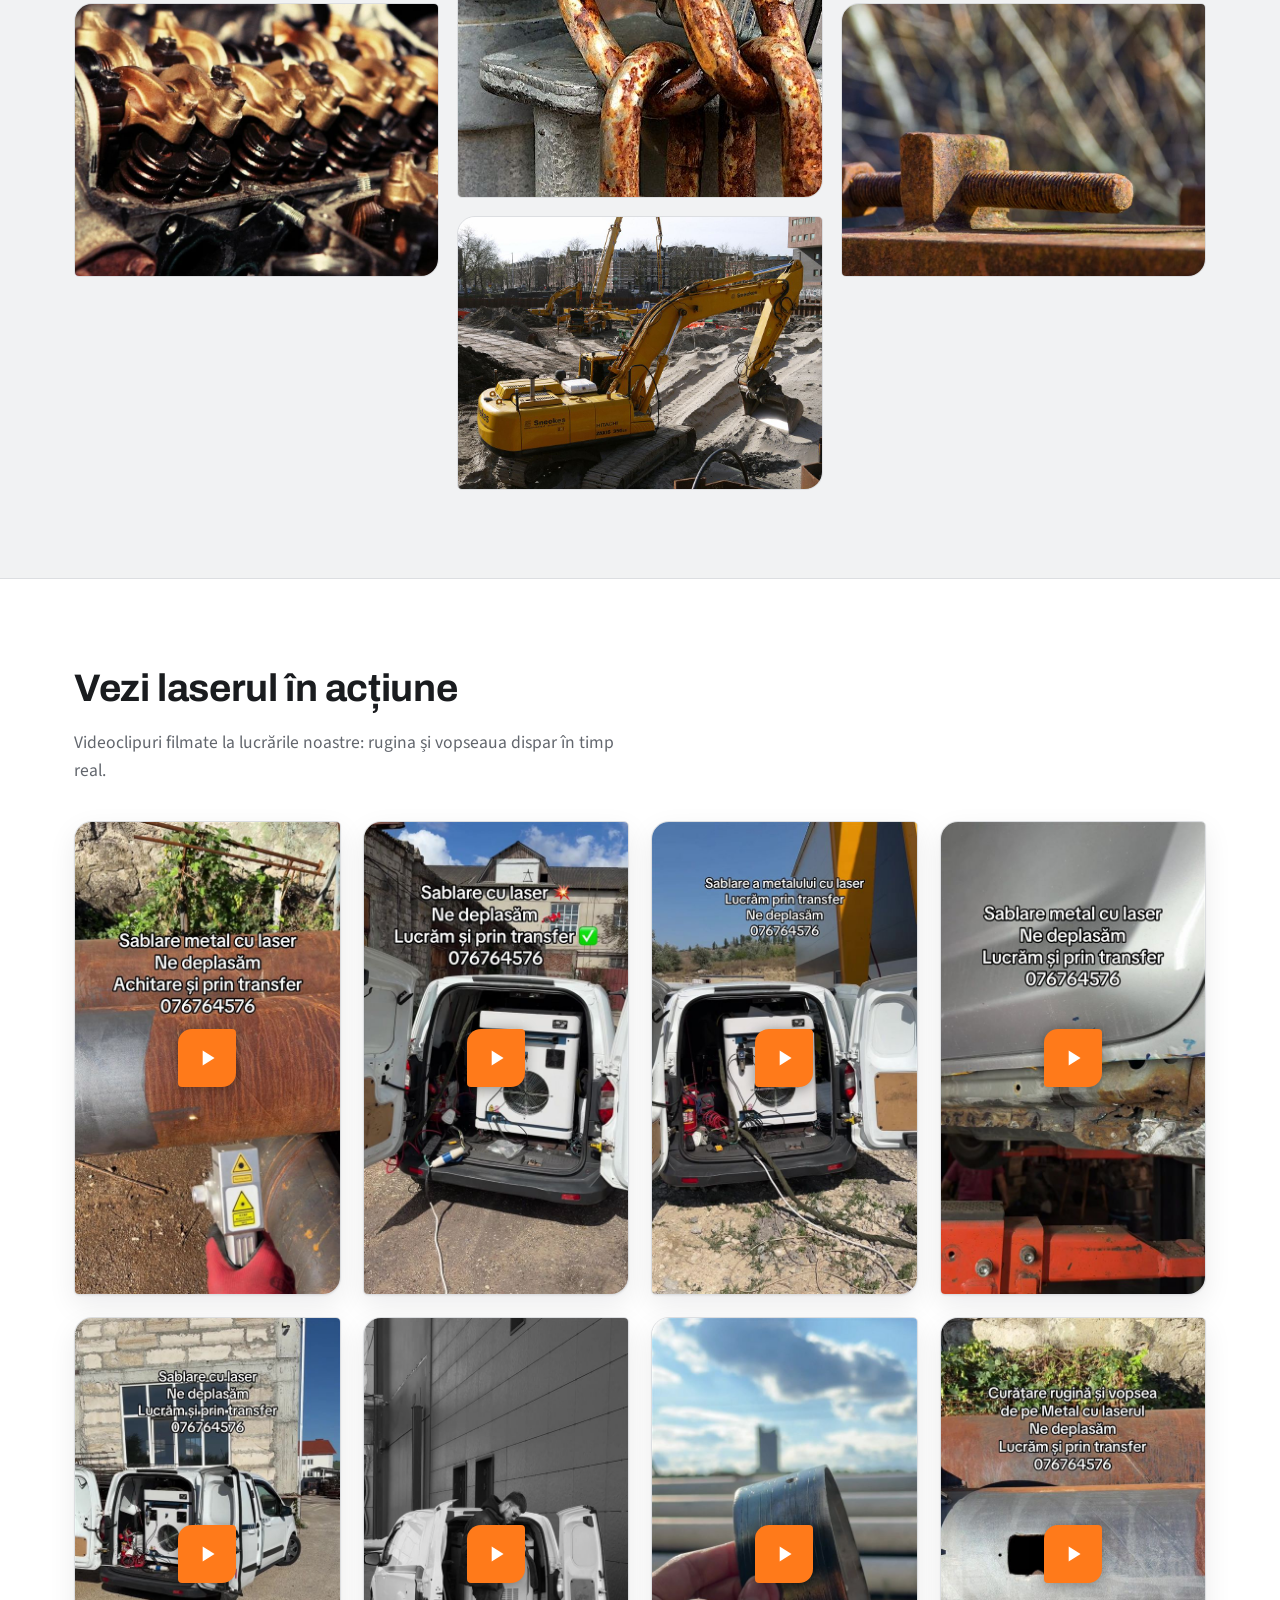
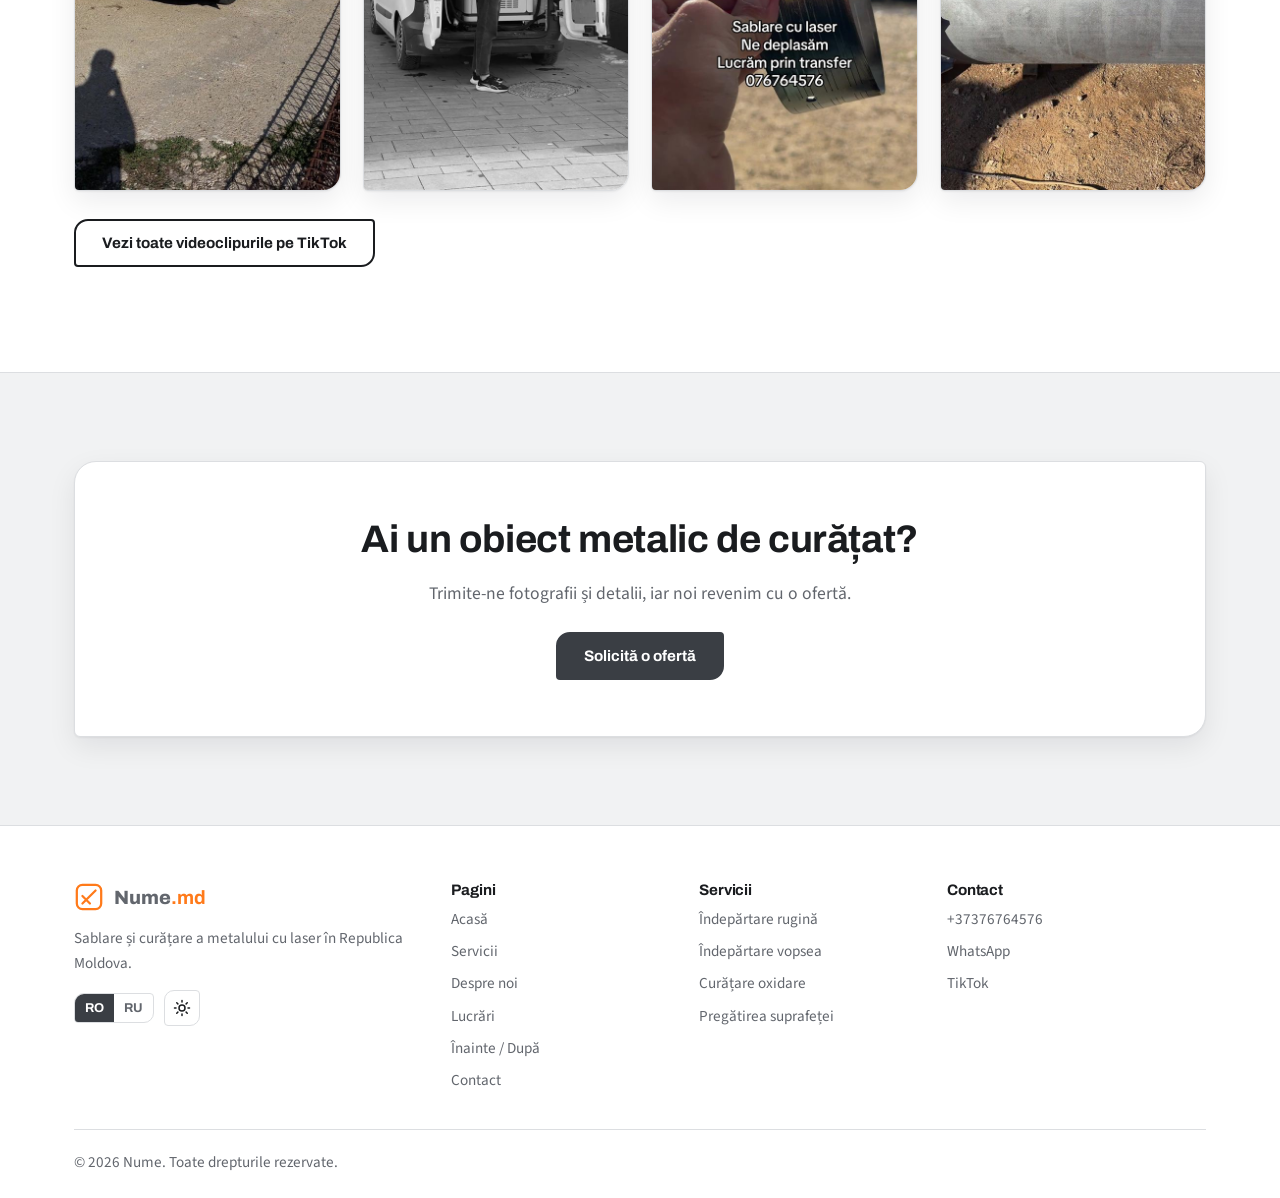
<file: projects.html>
<!doctype html>
<html lang="ro">
  <head>
    <meta charset="utf-8" />
    <meta name="viewport" content="width=device-width,initial-scale=1" />
    <title>Lucrări | Sablare laser Chișinău și Moldova</title>
    <meta
      name="description"
      content="Galerie cu lucrări de curățare cu laser: auto, utilaje, structuri metalice, piese."
    />
    <meta property="og:title" content="Lucrări | Sablare laser Chișinău și Moldova" />
    <meta
      property="og:description"
      content="Galerie cu lucrări de curățare cu laser: auto, utilaje, structuri metalice, piese."
    />
    <meta property="og:type" content="website" />
    <meta property="og:locale" content="ro_RO" />
    <meta property="og:image" content="assets/images/hero/hero-laser-cleaning.jpg" />
    <link rel="canonical" href="https://yeezyondrugs.github.io/sablare/projects" />
    <link rel="alternate" hreflang="ro" href="https://yeezyondrugs.github.io/sablare/projects" />
    <link rel="alternate" hreflang="ru" href="https://yeezyondrugs.github.io/sablare/ru/projects" />
    <link rel="alternate" hreflang="x-default" href="https://yeezyondrugs.github.io/sablare/projects" />
    <link rel="preconnect" href="https://fonts.googleapis.com" />
    <link rel="preconnect" href="https://fonts.gstatic.com" crossorigin />
    <link
      href="https://fonts.googleapis.com/css2?family=Archivo:wght@500;700;800&family=Source+Sans+3:wght@400;600&display=swap"
      rel="stylesheet"
    />
    <link rel="stylesheet" href="css/style.css" />
    <link rel="stylesheet" href="css/responsive.css" />
    <script src="js/theme.js"></script>
  </head>
  <body data-page="projects">
    <div id="site-header"></div>
    <main>
      <section class="pagehead">
        <div class="wrap">
          <h1 data-i18n="pr_h"></h1>
          <p class="lead" data-i18n="pr_p"></p>
        </div>
      </section>
      <section class="sec" style="padding-top: 0">
        <div class="wrap">
          <div class="filters" id="filters" role="group"></div>
          <div class="masonry" id="gallery"></div>
        </div>
      </section>
      <section class="sec alt">
        <div class="wrap">
          <h2 data-i18n="vd_h"></h2>
          <p class="lead" data-i18n="vd_p"></p>
          <div data-videos="8"></div>
          <p style="margin-top: 28px">
            <a class="btn ghost" data-tt target="_blank" rel="noopener" data-i18n="vd_more"></a>
          </p>
        </div>
      </section>
      <section class="sec">
        <div class="wrap">
          <div class="cta-band">
            <h2 data-i18n="cta_h"></h2>
            <p class="lead" data-i18n="cta_p"></p>
            <a class="btn" href="contact" data-i18n="cta"></a>
          </div>
        </div>
      </section>
    </main>
    <div id="site-footer"></div>
    <script defer src="js/language.js"></script>
    <script defer src="js/main.js"></script>
    <script defer src="js/gallery.js"></script>
    <script defer src="js/before-after.js"></script>
    <script defer src="js/contact.js"></script>
  </body>
</html>
</file>
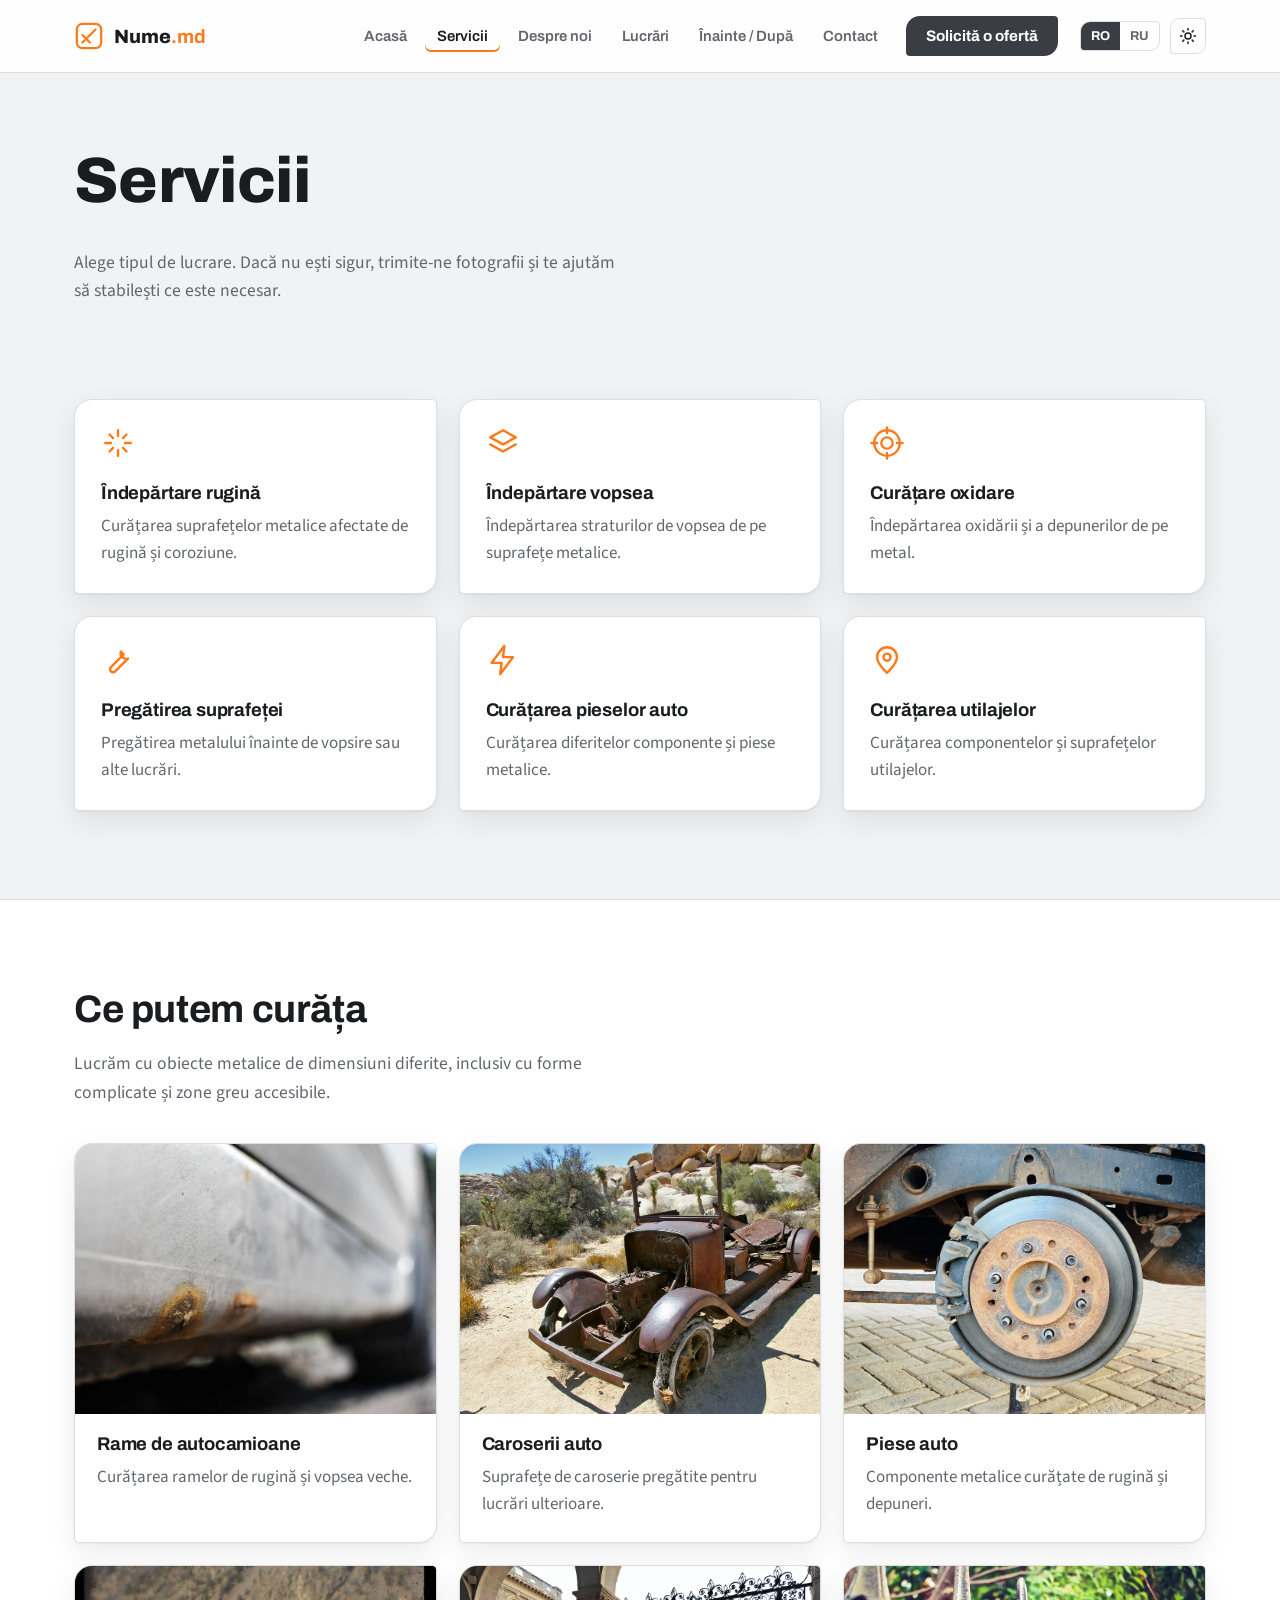
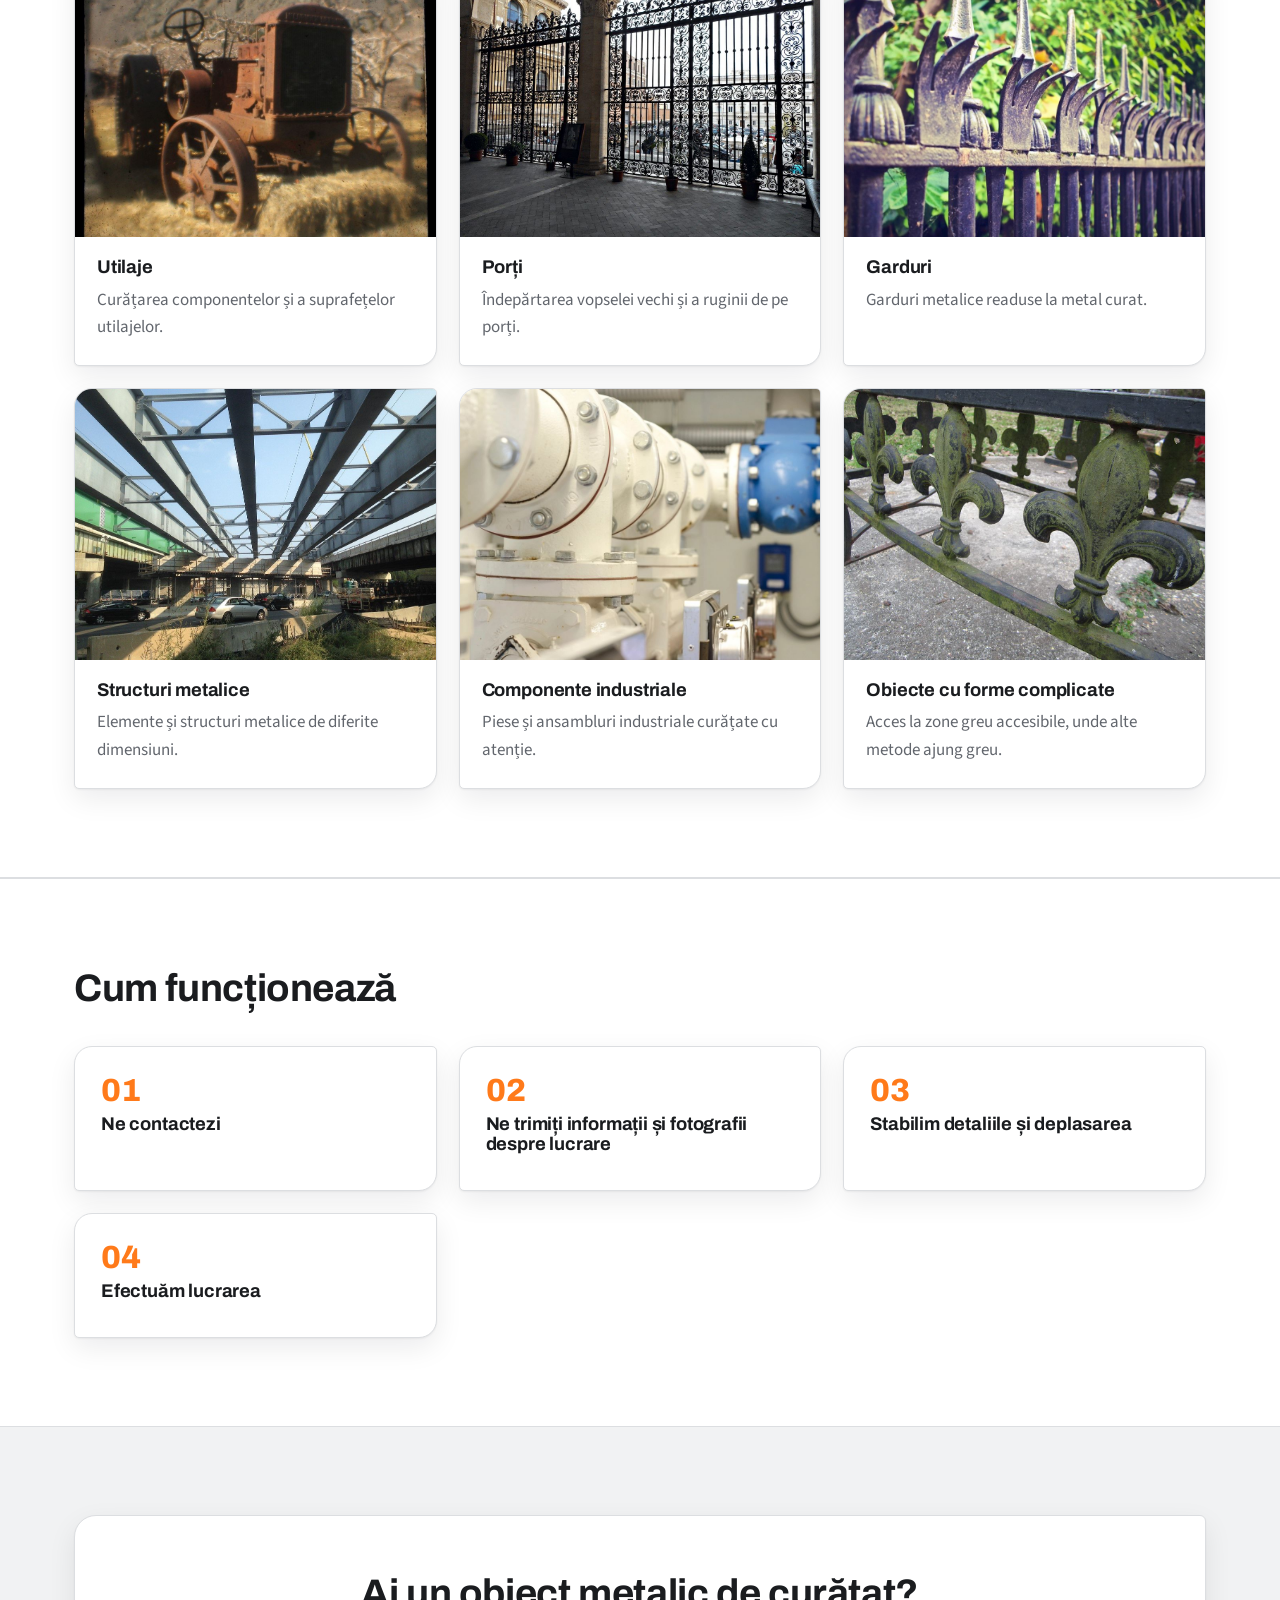
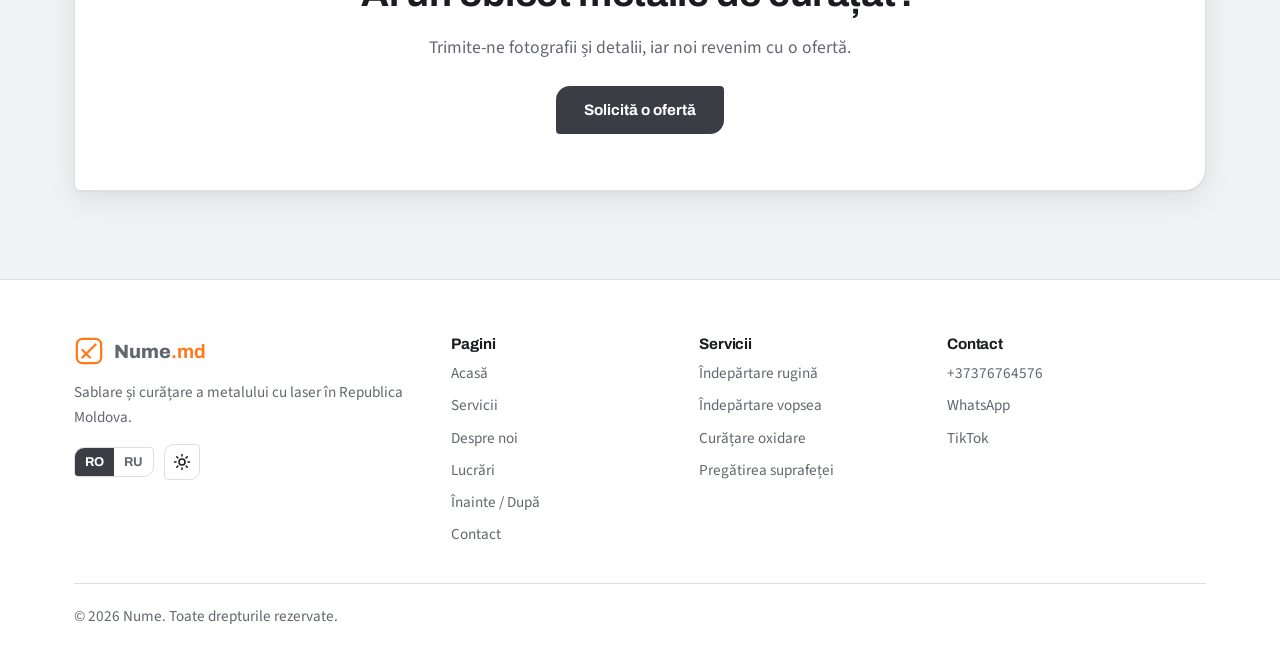
<file: services.html>
<!doctype html>
<html lang="ro">
  <head>
    <meta charset="utf-8" />
    <meta name="viewport" content="width=device-width,initial-scale=1" />
    <title>Servicii: îndepărtare rugină cu laser, vopsea, oxidare</title>
    <meta
      name="description"
      content="Îndepărtare rugină, vopsea și oxidare cu laser, pregătirea suprafeței, curățarea pieselor auto și a utilajelor."
    />
    <meta property="og:title" content="Servicii: îndepărtare rugină cu laser, vopsea, oxidare" />
    <meta
      property="og:description"
      content="Îndepărtare rugină, vopsea și oxidare cu laser, pregătirea suprafeței, curățarea pieselor auto și a utilajelor."
    />
    <meta property="og:type" content="website" />
    <meta property="og:locale" content="ro_RO" />
    <meta property="og:image" content="assets/images/hero/hero-laser-cleaning.jpg" />
    <link rel="canonical" href="https://yeezyondrugs.github.io/sablare/services" />
    <link rel="alternate" hreflang="ro" href="https://yeezyondrugs.github.io/sablare/services" />
    <link rel="alternate" hreflang="ru" href="https://yeezyondrugs.github.io/sablare/ru/services" />
    <link rel="alternate" hreflang="x-default" href="https://yeezyondrugs.github.io/sablare/services" />
    <link rel="preconnect" href="https://fonts.googleapis.com" />
    <link rel="preconnect" href="https://fonts.gstatic.com" crossorigin />
    <link
      href="https://fonts.googleapis.com/css2?family=Archivo:wght@500;700;800&family=Source+Sans+3:wght@400;600&display=swap"
      rel="stylesheet"
    />
    <link rel="stylesheet" href="css/style.css" />
    <link rel="stylesheet" href="css/responsive.css" />
    <script src="js/theme.js"></script>
  </head>
  <body data-page="services">
    <div id="site-header"></div>
    <main>
      <section class="pagehead">
        <div class="wrap">
          <h1 data-i18n="sr_h"></h1>
          <p class="lead" data-i18n="sr_p"></p>
        </div>
      </section>
      <section class="sec" style="padding-top: 0">
        <div class="wrap"><div class="grid" data-cards="svc"></div></div>
      </section>
      <section class="sec alt">
        <div class="wrap">
          <h2 data-i18n="cl_h"></h2>
          <p class="lead" data-i18n="cl_p"></p>
          <div class="grid" data-cards="clean"></div>
        </div>
      </section>
      <section class="sec alt">
        <div class="wrap">
          <h2 data-i18n="h_h"></h2>
          <div class="grid" data-cards="steps"></div>
        </div>
      </section>
      <section class="sec">
        <div class="wrap">
          <div class="cta-band">
            <h2 data-i18n="cta_h"></h2>
            <p class="lead" data-i18n="cta_p"></p>
            <a class="btn" href="contact" data-i18n="cta"></a>
          </div>
        </div>
      </section>
    </main>
    <div id="site-footer"></div>
    <script defer src="js/language.js"></script>
    <script defer src="js/main.js"></script>
    <script defer src="js/gallery.js"></script>
    <script defer src="js/before-after.js"></script>
    <script defer src="js/contact.js"></script>
  </body>
</html>
</file>
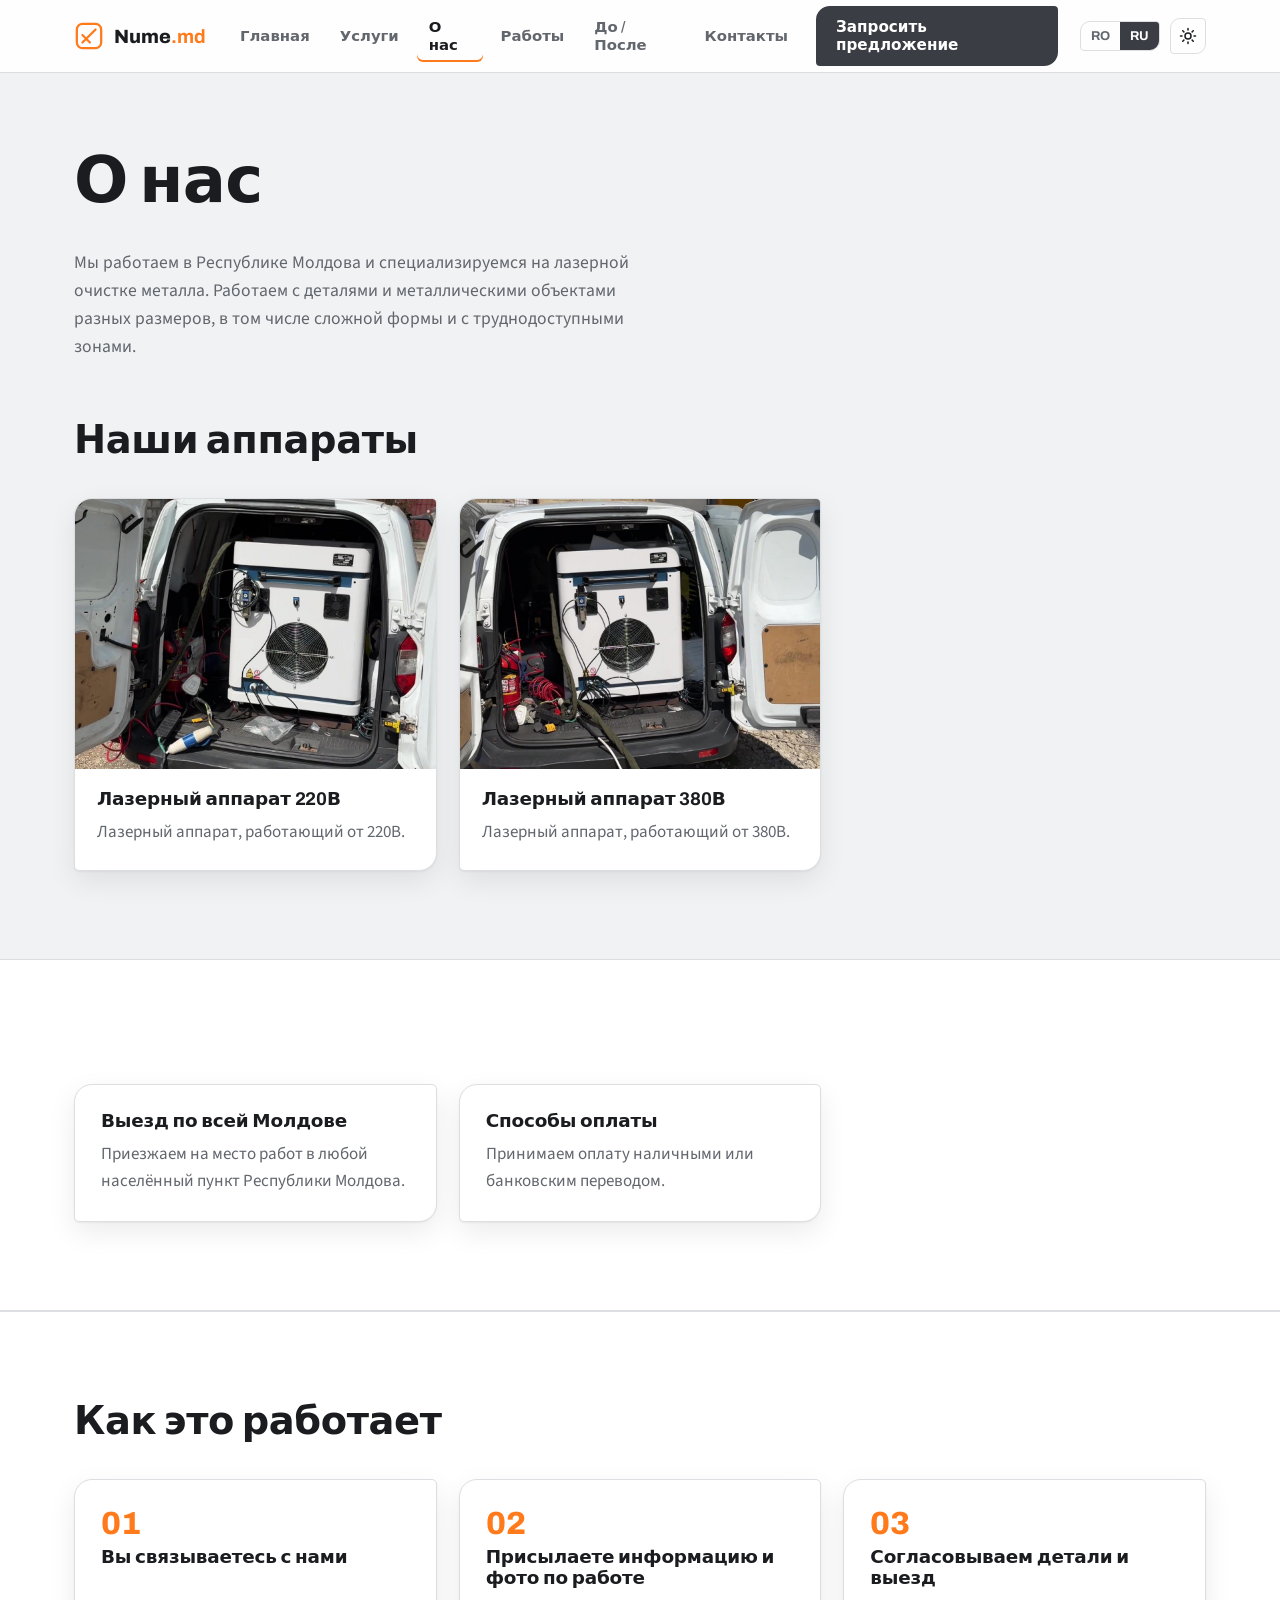
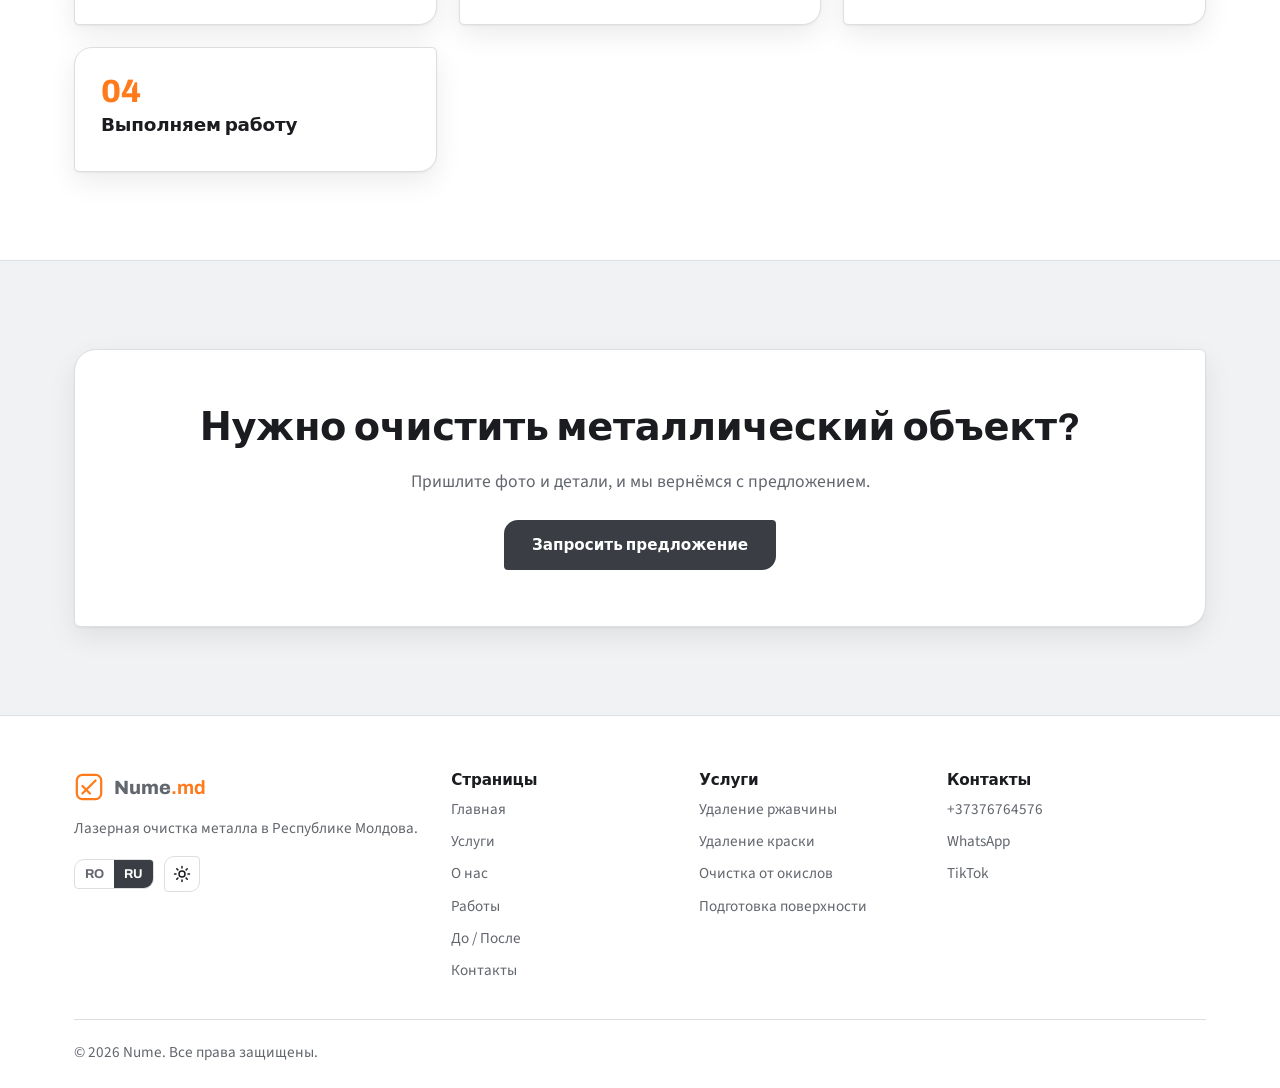
<file: ru/about.html>
<!doctype html>
<html lang="ru">
  <head>
    <meta charset="utf-8" />
    <meta name="viewport" content="width=device-width,initial-scale=1" />
    <title>О нас | Лазерная очистка металла с выездом по Молдове</title>
    <meta
      name="description"
      content="Как мы работаем: 2 лазерных аппарата (220В и 380В), выезд по всей Молдове, оплата наличными или переводом."
    />
    <meta property="og:title" content="О нас | Лазерная очистка металла с выездом по Молдове" />
    <meta
      property="og:description"
      content="Как мы работаем: 2 лазерных аппарата (220В и 380В), выезд по всей Молдове, оплата наличными или переводом."
    />
    <meta property="og:type" content="website" />
    <meta property="og:locale" content="ru_RU" />
    <meta property="og:image" content="../assets/images/hero/hero-laser-cleaning.jpg" />
    <link rel="canonical" href="https://yeezyondrugs.github.io/sablare/ru/about" />
    <link rel="alternate" hreflang="ro" href="https://yeezyondrugs.github.io/sablare/about" />
    <link rel="alternate" hreflang="ru" href="https://yeezyondrugs.github.io/sablare/ru/about" />
    <link rel="alternate" hreflang="x-default" href="https://yeezyondrugs.github.io/sablare/about" />
    <link rel="preconnect" href="https://fonts.googleapis.com" />
    <link rel="preconnect" href="https://fonts.gstatic.com" crossorigin />
    <link
      href="https://fonts.googleapis.com/css2?family=Archivo:wght@500;700;800&family=Source+Sans+3:wght@400;600&display=swap"
      rel="stylesheet"
    />
    <link rel="stylesheet" href="../css/style.css" />
    <link rel="stylesheet" href="../css/responsive.css" />
    <script src="../js/theme.js"></script>
  </head>
  <body data-page="about">
    <div id="site-header"></div>
    <main>
      <section class="pagehead">
        <div class="wrap">
          <h1 data-i18n="ab_h"></h1>
          <p class="lead" data-i18n="ab_p"></p>
        </div>
      </section>
      <section class="sec" style="padding-top: 0">
        <div class="wrap">
          <h2 data-i18n="ab_eq"></h2>
          <div class="grid" data-cards="eq"></div>
        </div>
      </section>
      <section class="sec alt">
        <div class="wrap">
          <div class="grid">
            <article class="card pad">
              <h3 data-i18n="ab_tr"></h3>
              <p data-i18n="ab_trp"></p>
            </article>
            <article class="card pad">
              <h3 data-i18n="ab_pay"></h3>
              <p data-i18n="ab_payp"></p>
            </article>
          </div>
        </div>
      </section>
      <section class="sec alt">
        <div class="wrap">
          <h2 data-i18n="h_h"></h2>
          <div class="grid" data-cards="steps"></div>
        </div>
      </section>
      <section class="sec">
        <div class="wrap">
          <div class="cta-band">
            <h2 data-i18n="cta_h"></h2>
            <p class="lead" data-i18n="cta_p"></p>
            <a class="btn" href="contact" data-i18n="cta"></a>
          </div>
        </div>
      </section>
    </main>
    <div id="site-footer"></div>
    <script defer src="../js/language.js"></script>
    <script defer src="../js/main.js"></script>
    <script defer src="../js/gallery.js"></script>
    <script defer src="../js/before-after.js"></script>
    <script defer src="../js/contact.js"></script>
  </body>
</html>
</file>
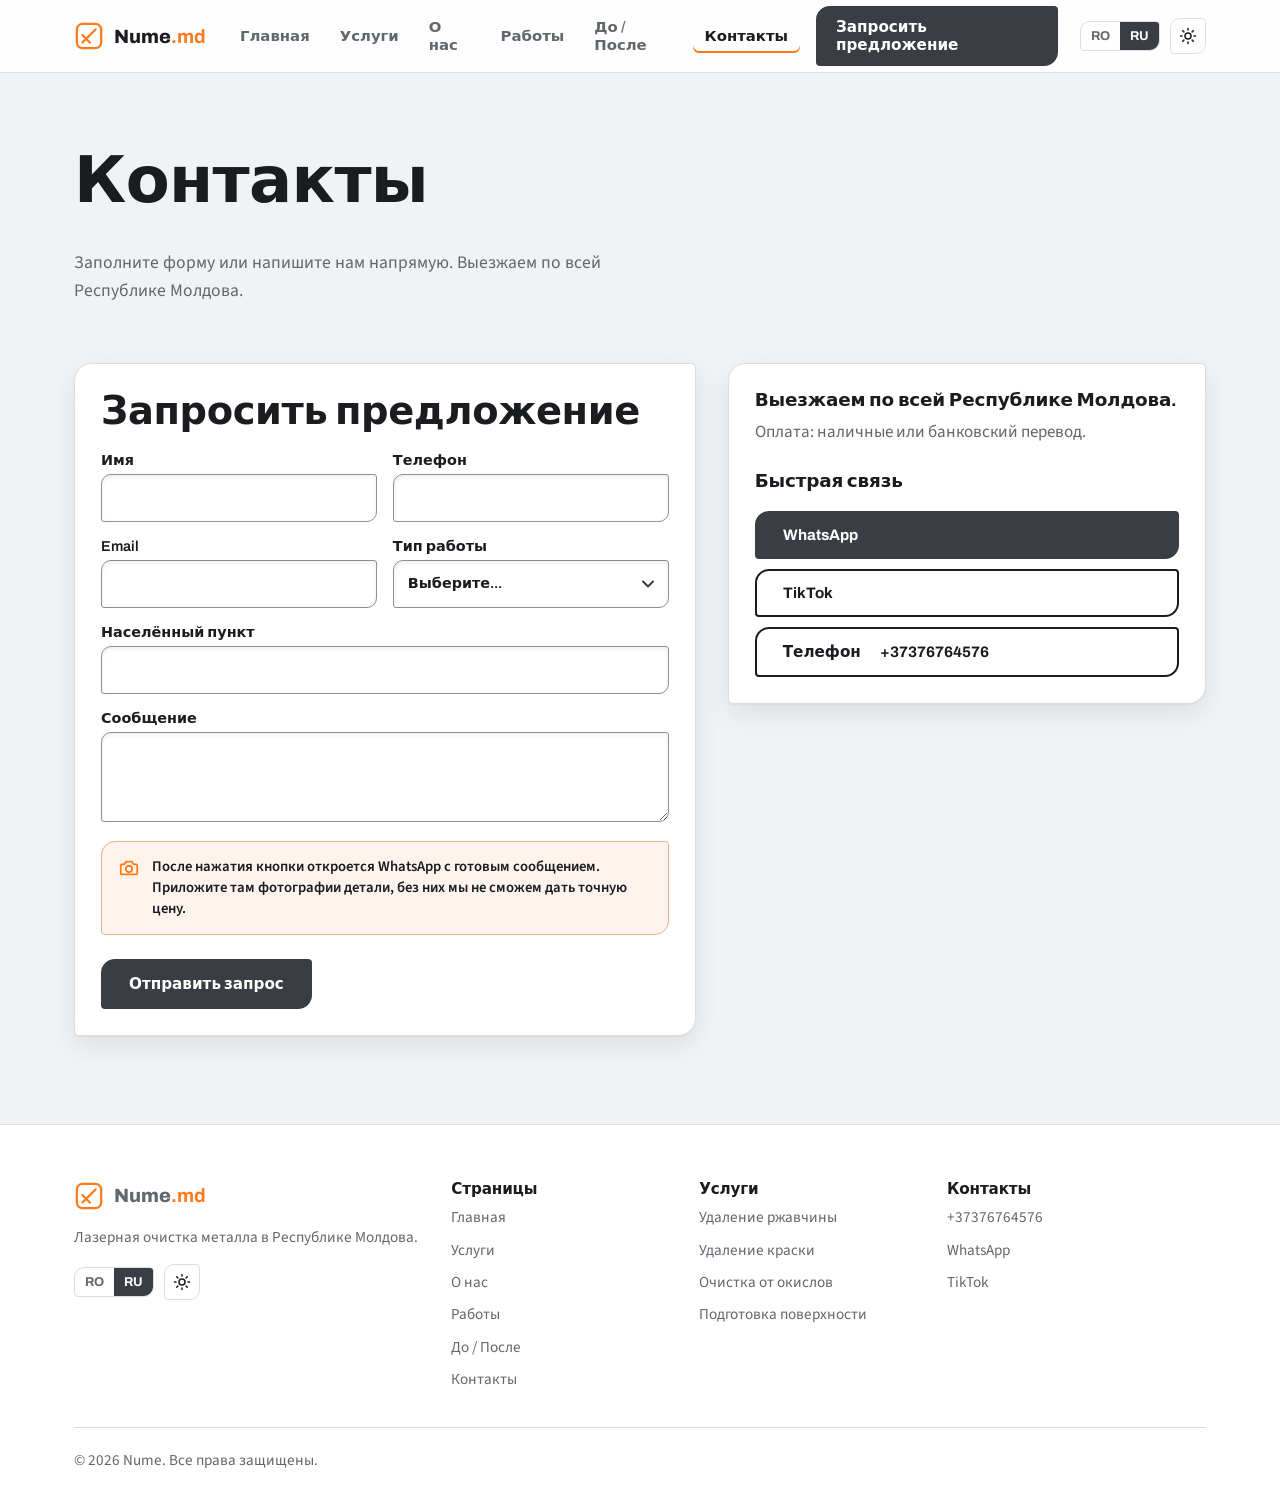
<file: ru/contact.html>
<!doctype html>
<html lang="ru">
  <head>
    <meta charset="utf-8" />
    <meta name="viewport" content="width=device-width,initial-scale=1" />
    <title>Контакты | Запросить предложение на лазерную очистку</title>
    <meta
      name="description"
      content="Отправьте фото и детали работы и получите предложение. Выезжаем по всей Республике Молдова."
    />
    <meta property="og:title" content="Контакты | Запросить предложение на лазерную очистку" />
    <meta
      property="og:description"
      content="Отправьте фото и детали работы и получите предложение. Выезжаем по всей Республике Молдова."
    />
    <meta property="og:type" content="website" />
    <meta property="og:locale" content="ru_RU" />
    <meta property="og:image" content="../assets/images/hero/hero-laser-cleaning.jpg" />
    <link rel="canonical" href="https://yeezyondrugs.github.io/sablare/ru/contact" />
    <link rel="alternate" hreflang="ro" href="https://yeezyondrugs.github.io/sablare/contact" />
    <link rel="alternate" hreflang="ru" href="https://yeezyondrugs.github.io/sablare/ru/contact" />
    <link rel="alternate" hreflang="x-default" href="https://yeezyondrugs.github.io/sablare/contact" />
    <link rel="preconnect" href="https://fonts.googleapis.com" />
    <link rel="preconnect" href="https://fonts.gstatic.com" crossorigin />
    <link
      href="https://fonts.googleapis.com/css2?family=Archivo:wght@500;700;800&family=Source+Sans+3:wght@400;600&display=swap"
      rel="stylesheet"
    />
    <link rel="stylesheet" href="../css/style.css" />
    <link rel="stylesheet" href="../css/responsive.css" />
    <script src="../js/theme.js"></script>
  </head>
  <body data-page="contact">
    <div id="site-header"></div>
    <main>
      <section class="pagehead">
        <div class="wrap">
          <h1 data-i18n="ct_h"></h1>
          <p class="lead" data-i18n="ct_p"></p>
        </div>
      </section>
      <section class="sec" style="padding-top: 0">
        <div class="wrap split">
          <form id="quote" class="card pad" novalidate>
            <h2 data-i18n="ct_f"></h2>
            <div class="row">
              <label>
                <span data-i18n="fn"></span>
                <input name="name" data-v data-req autocomplete="name" />
                <span class="err"></span>
              </label>
              <label>
                <span data-i18n="fph"></span>
                <input name="phone" type="tel" data-v data-req autocomplete="tel" />
                <span class="err"></span>
              </label>
            </div>
            <div class="row">
              <label>
                <span data-i18n="fem"></span>
                <input name="email" type="email" data-v autocomplete="email" />
                <span class="err"></span>
              </label>
              <label>
                <span data-i18n="fty"></span>
                <select name="type" data-v data-req>
                  <option value="" data-i18n="fsel"></option>
                  <option data-i18n="ty_rust"></option>
                  <option data-i18n="ty_paint"></option>
                  <option data-i18n="ty_ox"></option>
                  <option data-i18n="ty_prep"></option>
                  <option data-i18n="ty_auto"></option>
                  <option data-i18n="ty_mach"></option>
                  <option data-i18n="ty_oth"></option>
                </select>
                <span class="err"></span>
              </label>
            </div>
            <label>
              <span data-i18n="floc"></span>
              <input name="place" data-v />
              <span class="err"></span>
            </label>
            <label>
              <span data-i18n="fms"></span>
              <textarea name="message" rows="4"></textarea>
            </label>
            <div class="note">
              <svg
                viewBox="0 0 24 24"
                fill="none"
                stroke="currentColor"
                stroke-width="2"
                stroke-linecap="round"
                stroke-linejoin="round"
                aria-hidden="true"
              >
                <path
                  d="M4 8h3l2-3h6l2 3h3a1 1 0 0 1 1 1v9a1 1 0 0 1-1 1H4a1 1 0 0 1-1-1V9a1 1 0 0 1 1-1z"
                />
                <circle cx="12" cy="13" r="3.5" />
              </svg>
              <p data-i18n="fnote"></p>
            </div>
            <button class="btn" type="submit" data-i18n="fsend"></button>
            <p class="status" role="status" aria-live="polite"></p>
          </form>
          <aside class="card pad">
            <h3 data-i18n="ct_trav"></h3>
            <p data-i18n="ct_pay"></p>
            <h3 data-i18n="ct_q" style="margin-top: 24px"></h3>
            <div class="quick">
              <a class="btn" data-wa target="_blank" rel="noopener"><span>WhatsApp</span></a>
              <a class="btn ghost" data-tt target="_blank" rel="noopener"><span>TikTok</span></a>
              <a class="btn ghost" data-tel>
                <span data-i18n="call"></span>
                &nbsp;
                <span></span>
              </a>
            </div>
          </aside>
        </div>
      </section>
    </main>
    <div id="site-footer"></div>
    <script defer src="../js/language.js"></script>
    <script defer src="../js/main.js"></script>
    <script defer src="../js/gallery.js"></script>
    <script defer src="../js/before-after.js"></script>
    <script defer src="../js/contact.js"></script>
  </body>
</html>
</file>
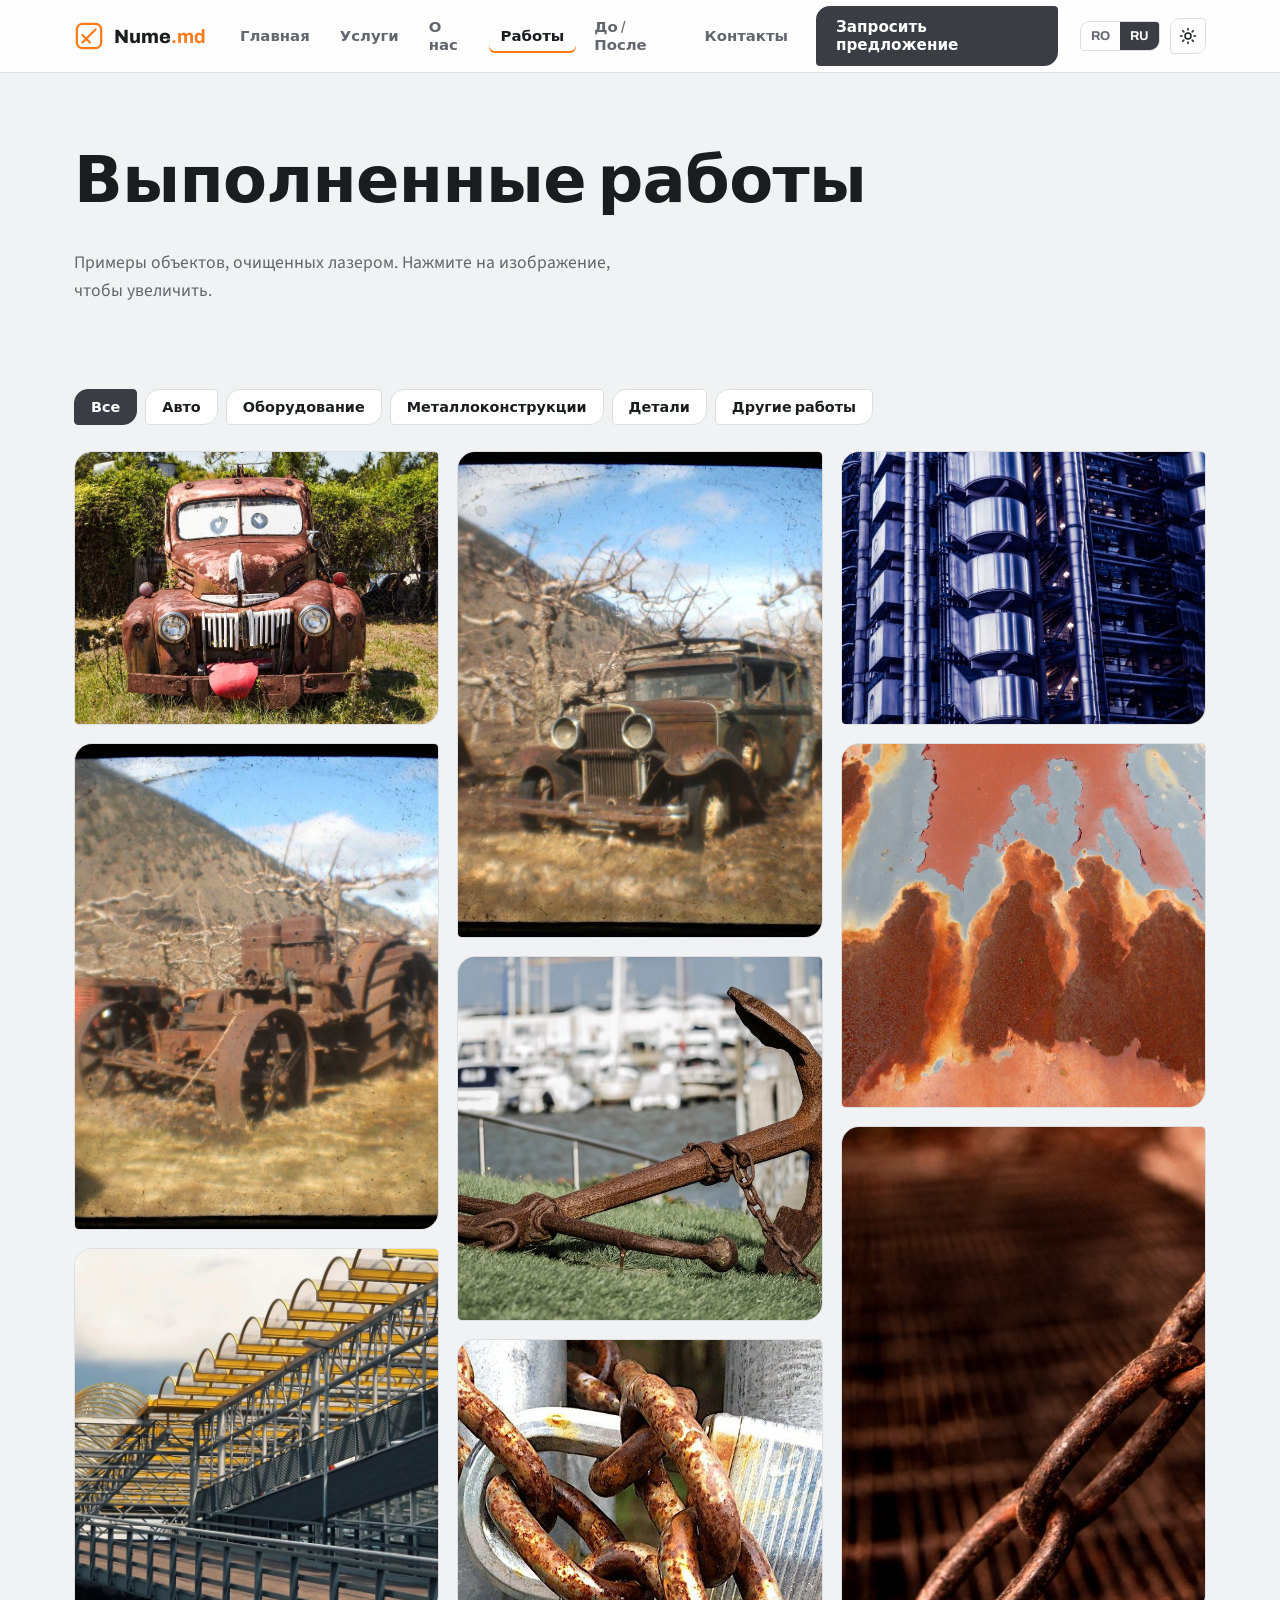
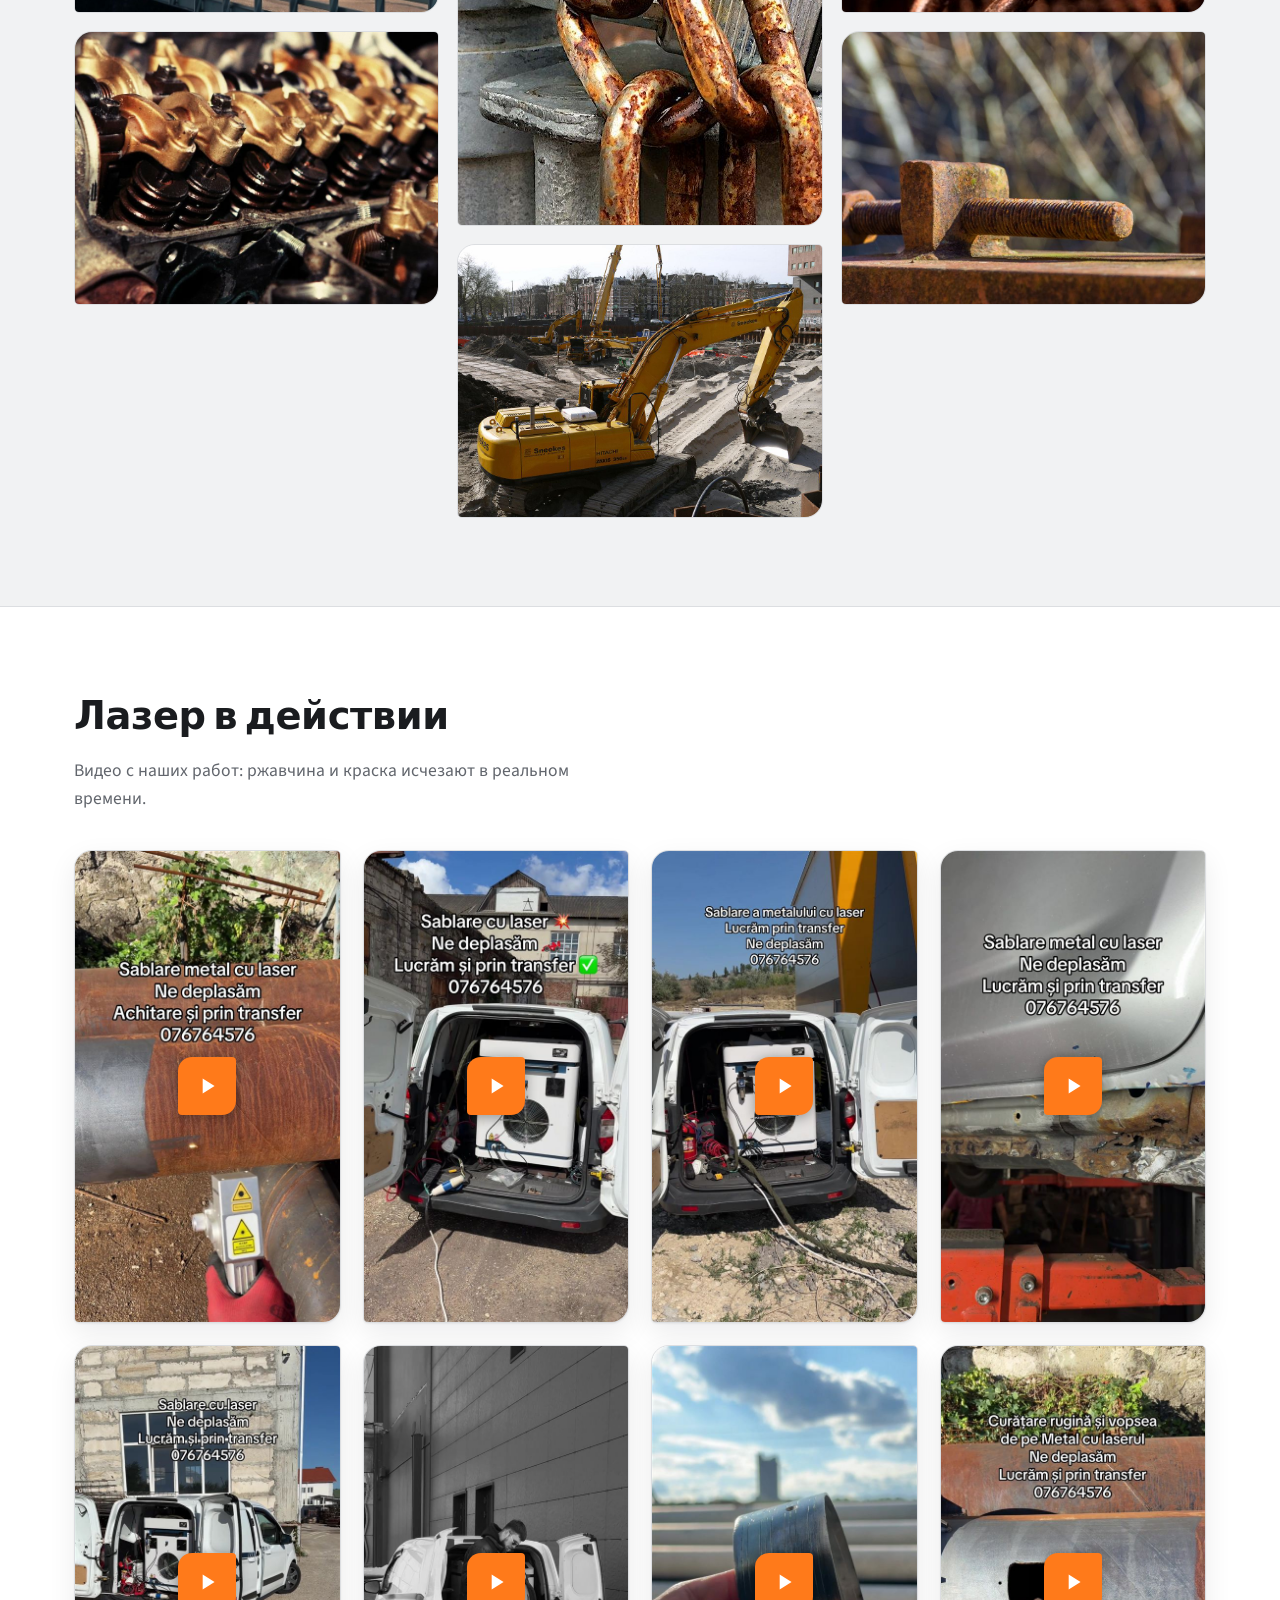
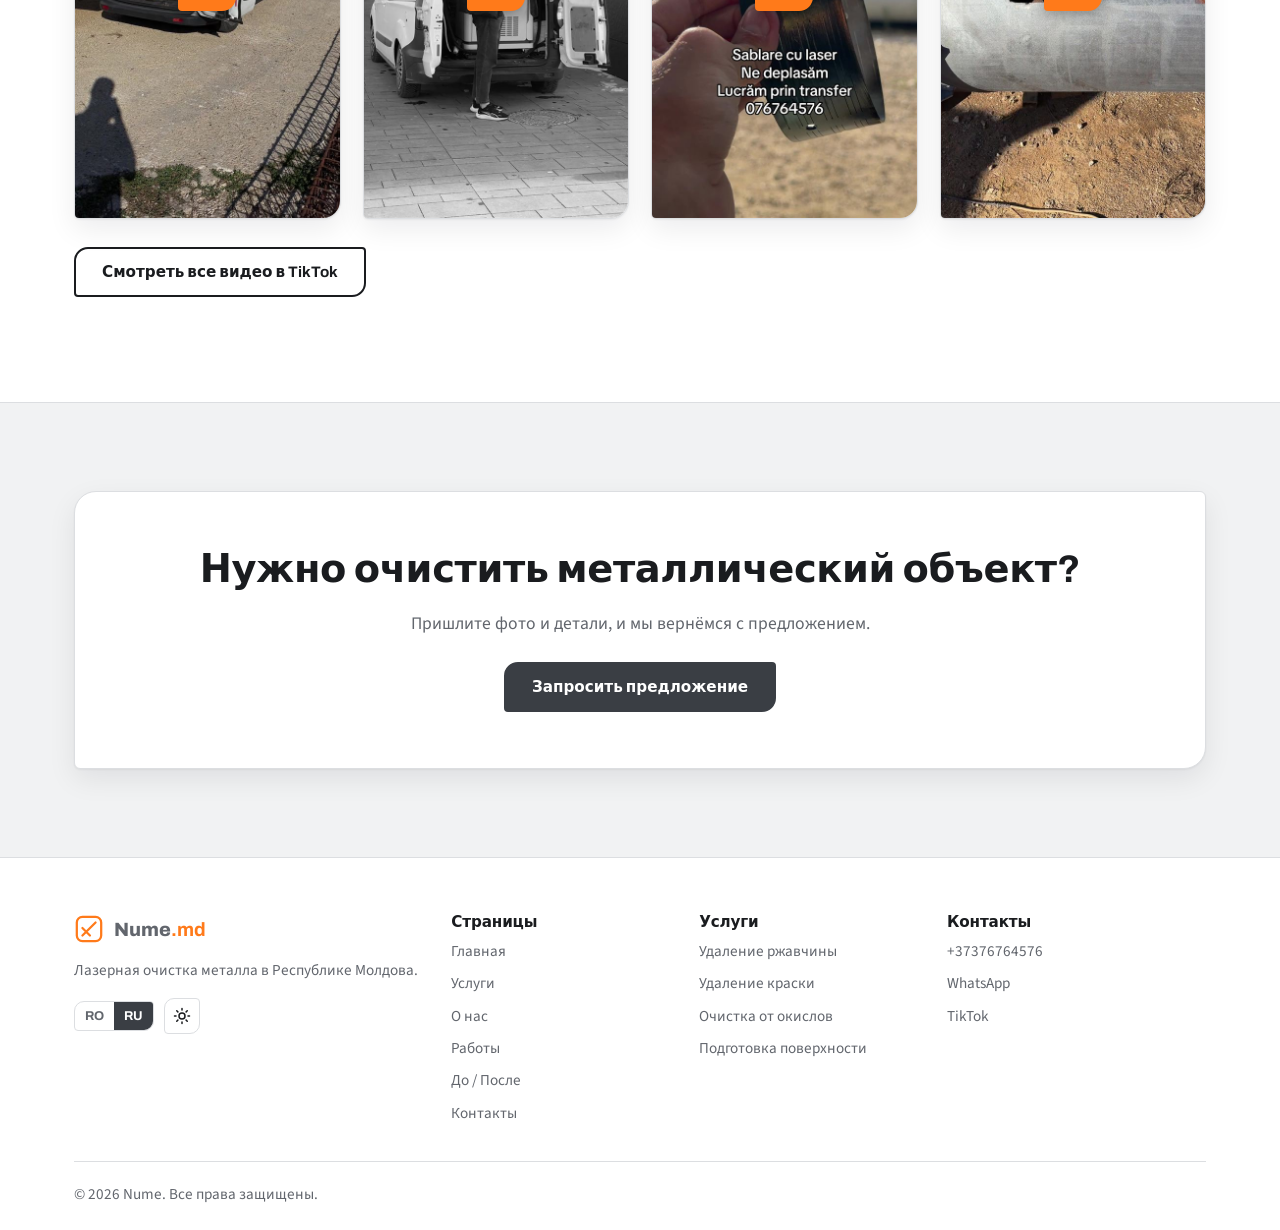
<file: ru/projects.html>
<!doctype html>
<html lang="ru">
  <head>
    <meta charset="utf-8" />
    <meta name="viewport" content="width=device-width,initial-scale=1" />
    <title>Работы | Лазерная очистка в Кишинёве и Молдове</title>
    <meta
      name="description"
      content="Галерея работ по лазерной очистке: авто, оборудование, металлоконструкции, детали."
    />
    <meta property="og:title" content="Работы | Лазерная очистка в Кишинёве и Молдове" />
    <meta
      property="og:description"
      content="Галерея работ по лазерной очистке: авто, оборудование, металлоконструкции, детали."
    />
    <meta property="og:type" content="website" />
    <meta property="og:locale" content="ru_RU" />
    <meta property="og:image" content="../assets/images/hero/hero-laser-cleaning.jpg" />
    <link rel="canonical" href="https://yeezyondrugs.github.io/sablare/ru/projects" />
    <link rel="alternate" hreflang="ro" href="https://yeezyondrugs.github.io/sablare/projects" />
    <link rel="alternate" hreflang="ru" href="https://yeezyondrugs.github.io/sablare/ru/projects" />
    <link rel="alternate" hreflang="x-default" href="https://yeezyondrugs.github.io/sablare/projects" />
    <link rel="preconnect" href="https://fonts.googleapis.com" />
    <link rel="preconnect" href="https://fonts.gstatic.com" crossorigin />
    <link
      href="https://fonts.googleapis.com/css2?family=Archivo:wght@500;700;800&family=Source+Sans+3:wght@400;600&display=swap"
      rel="stylesheet"
    />
    <link rel="stylesheet" href="../css/style.css" />
    <link rel="stylesheet" href="../css/responsive.css" />
    <script src="../js/theme.js"></script>
  </head>
  <body data-page="projects">
    <div id="site-header"></div>
    <main>
      <section class="pagehead">
        <div class="wrap">
          <h1 data-i18n="pr_h"></h1>
          <p class="lead" data-i18n="pr_p"></p>
        </div>
      </section>
      <section class="sec" style="padding-top: 0">
        <div class="wrap">
          <div class="filters" id="filters" role="group"></div>
          <div class="masonry" id="gallery"></div>
        </div>
      </section>
      <section class="sec alt">
        <div class="wrap">
          <h2 data-i18n="vd_h"></h2>
          <p class="lead" data-i18n="vd_p"></p>
          <div data-videos="8"></div>
          <p style="margin-top: 28px">
            <a class="btn ghost" data-tt target="_blank" rel="noopener" data-i18n="vd_more"></a>
          </p>
        </div>
      </section>
      <section class="sec">
        <div class="wrap">
          <div class="cta-band">
            <h2 data-i18n="cta_h"></h2>
            <p class="lead" data-i18n="cta_p"></p>
            <a class="btn" href="contact" data-i18n="cta"></a>
          </div>
        </div>
      </section>
    </main>
    <div id="site-footer"></div>
    <script defer src="../js/language.js"></script>
    <script defer src="../js/main.js"></script>
    <script defer src="../js/gallery.js"></script>
    <script defer src="../js/before-after.js"></script>
    <script defer src="../js/contact.js"></script>
  </body>
</html>
</file>
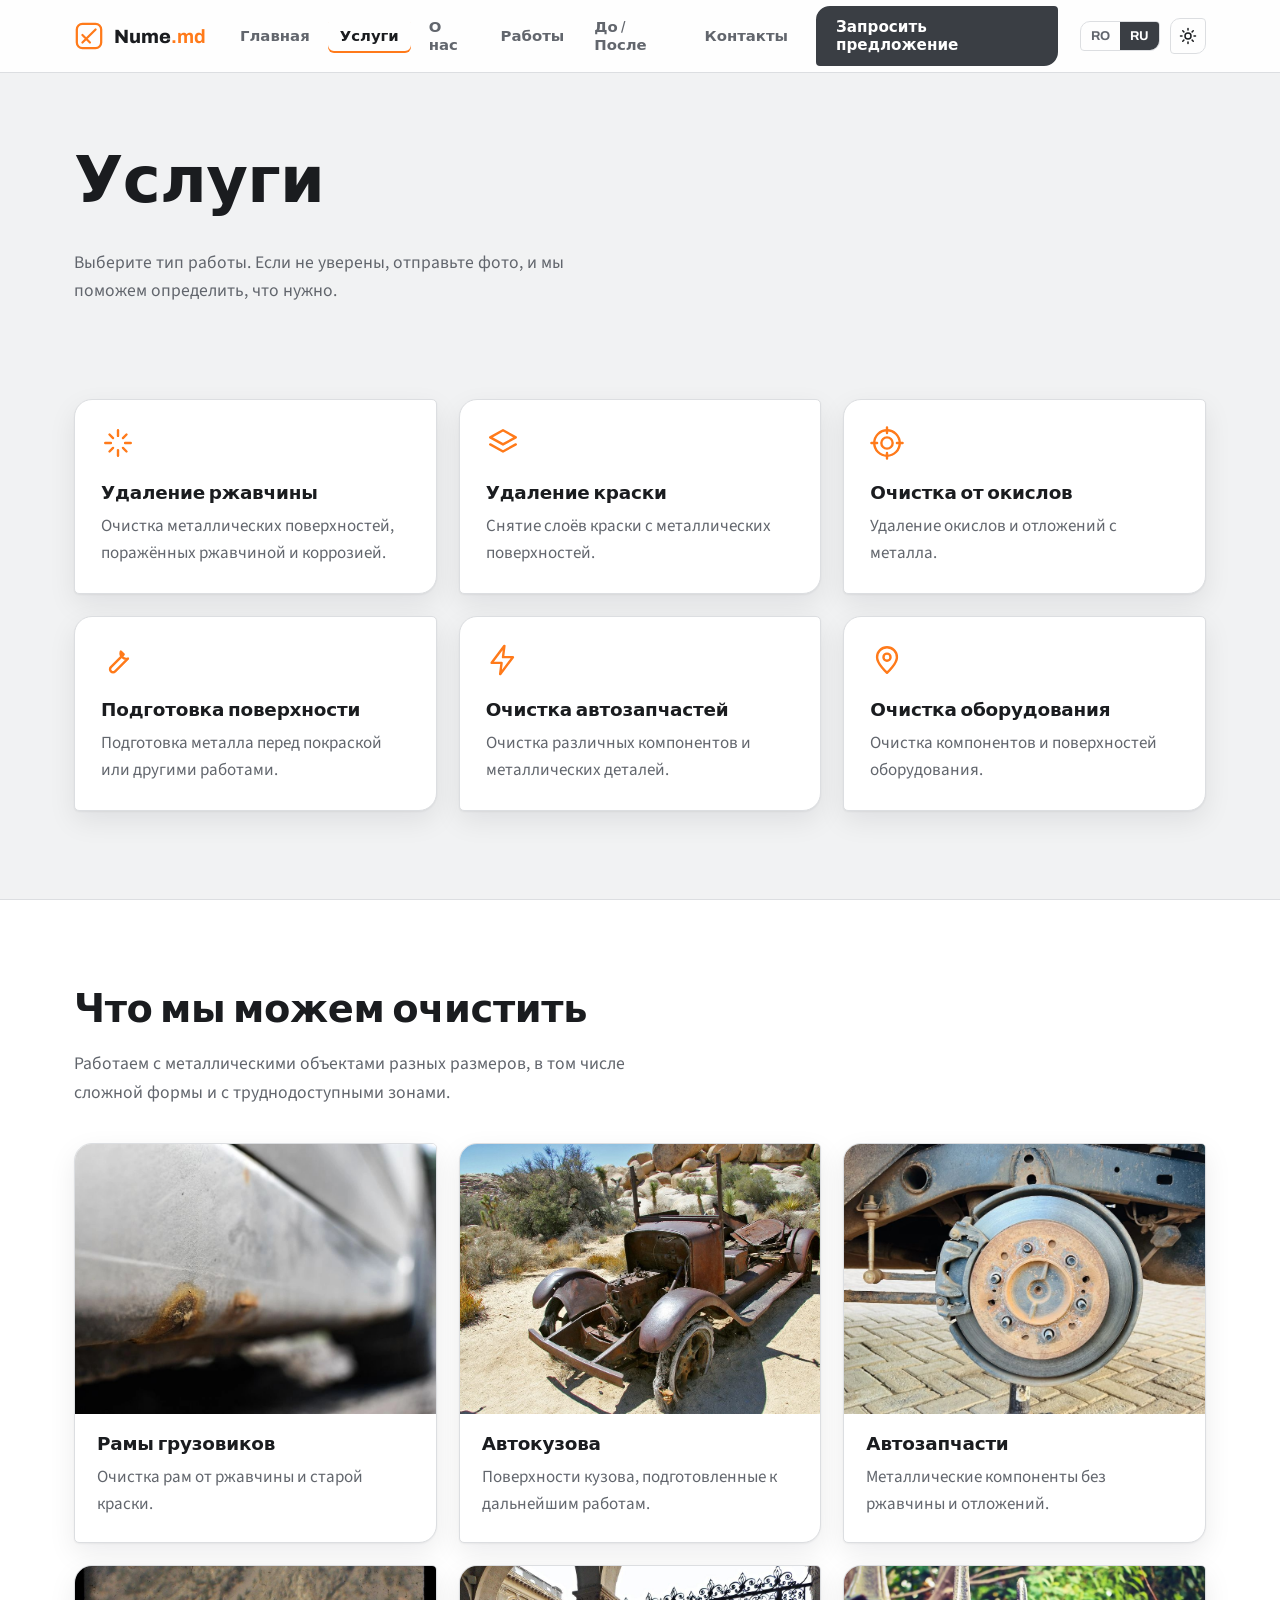
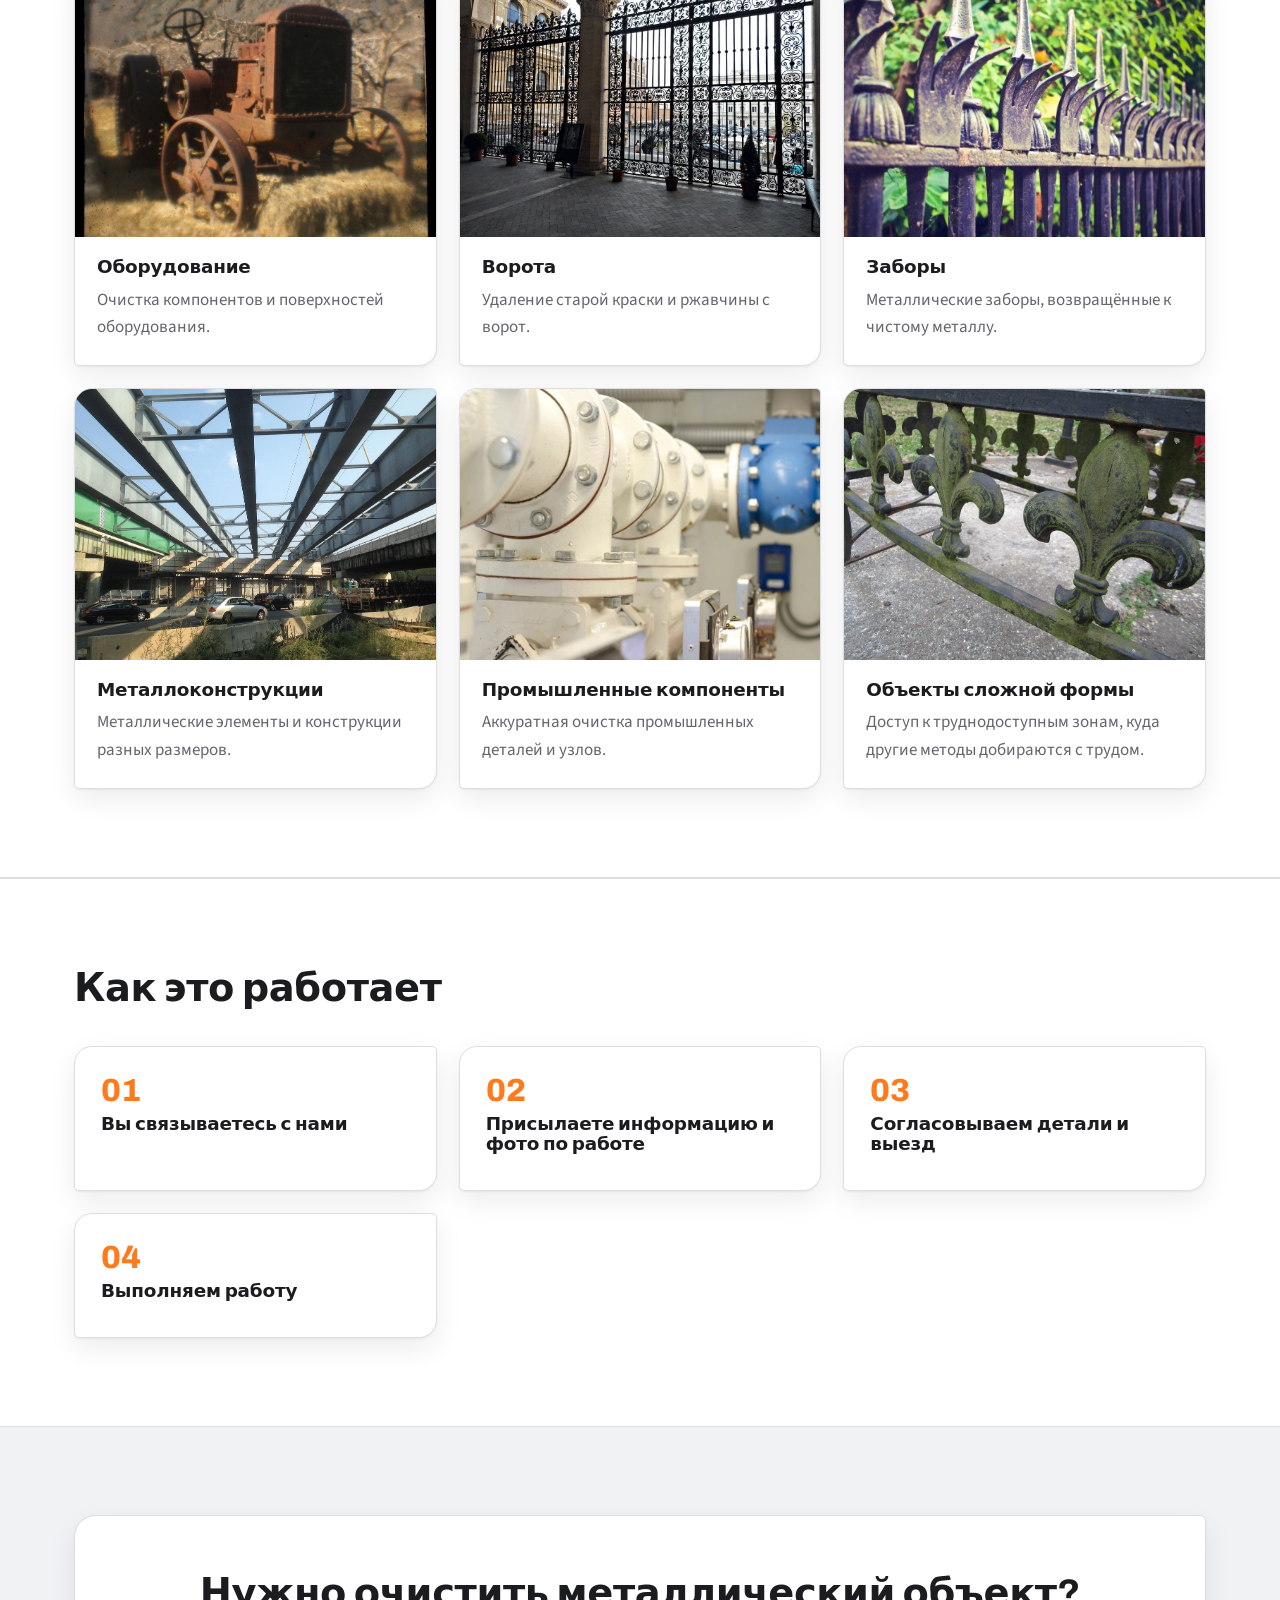
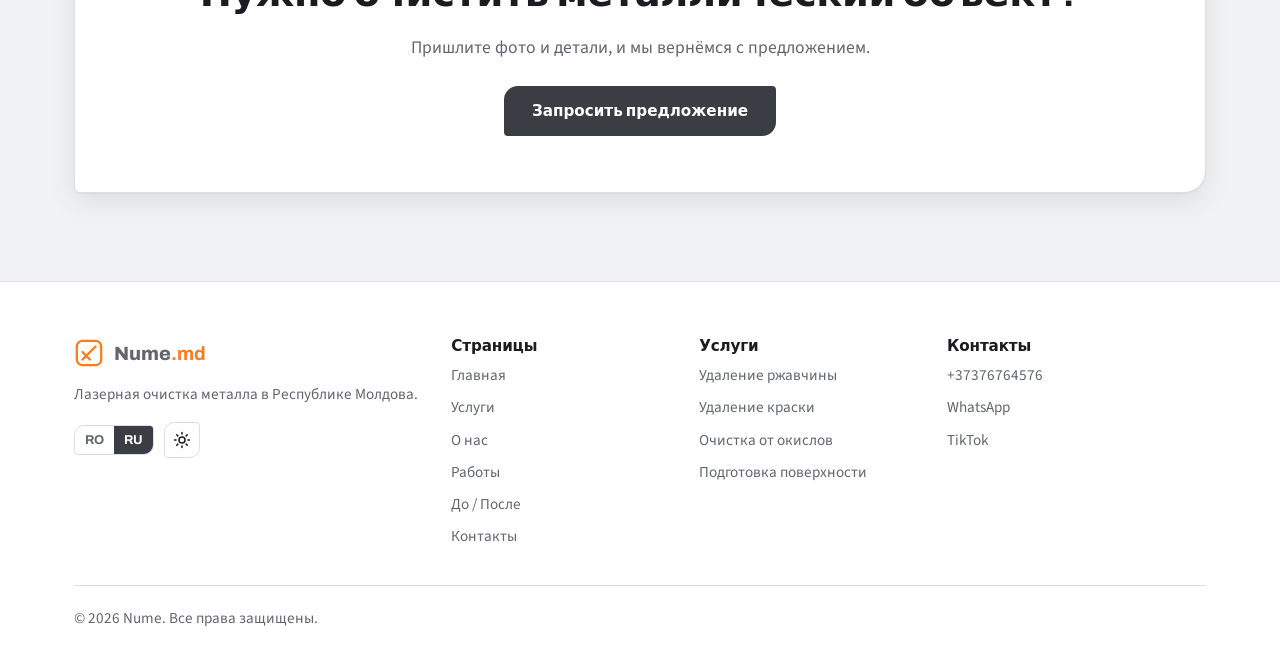
<file: ru/services.html>
<!doctype html>
<html lang="ru">
  <head>
    <meta charset="utf-8" />
    <meta name="viewport" content="width=device-width,initial-scale=1" />
    <title>Услуги: удаление ржавчины, краски, окислов лазером</title>
    <meta
      name="description"
      content="Удаление ржавчины, краски и окислов лазером, подготовка поверхности, очистка автозапчастей и оборудования."
    />
    <meta property="og:title" content="Услуги: удаление ржавчины, краски, окислов лазером" />
    <meta
      property="og:description"
      content="Удаление ржавчины, краски и окислов лазером, подготовка поверхности, очистка автозапчастей и оборудования."
    />
    <meta property="og:type" content="website" />
    <meta property="og:locale" content="ru_RU" />
    <meta property="og:image" content="../assets/images/hero/hero-laser-cleaning.jpg" />
    <link rel="canonical" href="https://yeezyondrugs.github.io/sablare/ru/services" />
    <link rel="alternate" hreflang="ro" href="https://yeezyondrugs.github.io/sablare/services" />
    <link rel="alternate" hreflang="ru" href="https://yeezyondrugs.github.io/sablare/ru/services" />
    <link rel="alternate" hreflang="x-default" href="https://yeezyondrugs.github.io/sablare/services" />
    <link rel="preconnect" href="https://fonts.googleapis.com" />
    <link rel="preconnect" href="https://fonts.gstatic.com" crossorigin />
    <link
      href="https://fonts.googleapis.com/css2?family=Archivo:wght@500;700;800&family=Source+Sans+3:wght@400;600&display=swap"
      rel="stylesheet"
    />
    <link rel="stylesheet" href="../css/style.css" />
    <link rel="stylesheet" href="../css/responsive.css" />
    <script src="../js/theme.js"></script>
  </head>
  <body data-page="services">
    <div id="site-header"></div>
    <main>
      <section class="pagehead">
        <div class="wrap">
          <h1 data-i18n="sr_h"></h1>
          <p class="lead" data-i18n="sr_p"></p>
        </div>
      </section>
      <section class="sec" style="padding-top: 0">
        <div class="wrap"><div class="grid" data-cards="svc"></div></div>
      </section>
      <section class="sec alt">
        <div class="wrap">
          <h2 data-i18n="cl_h"></h2>
          <p class="lead" data-i18n="cl_p"></p>
          <div class="grid" data-cards="clean"></div>
        </div>
      </section>
      <section class="sec alt">
        <div class="wrap">
          <h2 data-i18n="h_h"></h2>
          <div class="grid" data-cards="steps"></div>
        </div>
      </section>
      <section class="sec">
        <div class="wrap">
          <div class="cta-band">
            <h2 data-i18n="cta_h"></h2>
            <p class="lead" data-i18n="cta_p"></p>
            <a class="btn" href="contact" data-i18n="cta"></a>
          </div>
        </div>
      </section>
    </main>
    <div id="site-footer"></div>
    <script defer src="../js/language.js"></script>
    <script defer src="../js/main.js"></script>
    <script defer src="../js/gallery.js"></script>
    <script defer src="../js/before-after.js"></script>
    <script defer src="../js/contact.js"></script>
  </body>
</html>
</file>
<file: css/style.css>
:root {
  --bg: #f1f2f3;
  --bg2: #fff;
  --tx: #1a1c1f;
  --mu: #62666d;
  --ln: #dcdee1;
  --ac: #3a3e44;
  --acx: #fff;
  --sp: #ff7a1a;
  --r: 14px 4px 14px 4px;
  --r2: 18px 5px 18px 5px;
  --sh: 0 1px 2px rgba(15, 17, 20, 0.05), 0 10px 28px rgba(15, 17, 20, 0.08);
  --f1: "Archivo", system-ui, sans-serif;
  --f2: "Source Sans 3", system-ui, sans-serif;
}
[data-theme="dark"] {
  --bg: #121315;
  --bg2: #1b1c1f;
  --tx: #ececee;
  --mu: #9c9fa5;
  --ln: #2b2d31;
  --ac: #cfd2d7;
  --acx: #16171a;
  --sh: 0 1px 2px rgba(0, 0, 0, 0.4), 0 10px 28px rgba(0, 0, 0, 0.4);
}
* {
  box-sizing: border-box;
}
html {
  scroll-behavior: smooth;
}
body {
  margin: 0;
  background: var(--bg);
  color: var(--tx);
  font: 400 17px/1.6 var(--f2);
  transition:
    background 0.3s,
    color 0.3s;
}
img {
  max-width: 100%;
  display: block;
}
a {
  color: inherit;
}
h1,
h2,
h3 {
  font-family: var(--f1);
  line-height: 1.12;
  margin: 0 0 0.5em;
  letter-spacing: -0.01em;
}
h1 {
  font-size: clamp(2.3rem, 5.4vw, 4rem);
  font-weight: 800;
}
h2 {
  font-size: clamp(1.7rem, 3.2vw, 2.4rem);
  font-weight: 700;
}
h3 {
  font-size: 1.15rem;
  font-weight: 700;
}
p {
  margin: 0 0 1em;
}
.lead {
  color: var(--mu);
  max-width: 62ch;
  font-size: 1.1rem;
}
.wrap {
  max-width: 1180px;
  margin: auto;
  padding: 0 24px;
}
.sec {
  padding: 88px 0;
}
.sec.alt {
  background: var(--bg2);
  border-block: 1px solid var(--ln);
}
:focus-visible {
  outline: 2px solid var(--sp);
  outline-offset: 3px;
}
.btn {
  display: inline-flex;
  align-items: center;
  justify-content: center;
  gap: 8px;
  padding: 14px 26px;
  border-radius: var(--r);
  background: var(--ac);
  color: var(--acx);
  font: 700 0.95rem var(--f1);
  text-decoration: none;
  border: 2px solid var(--ac);
  cursor: pointer;
  transition:
    transform 0.2s,
    box-shadow 0.2s;
}
.btn:hover {
  transform: translateY(-2px);
  box-shadow:
    0 5px 0 -2px var(--sp),
    var(--sh);
}
.btn.ghost {
  background: transparent;
  color: inherit;
  border-color: currentColor;
}
.btn.sm {
  padding: 10px 18px;
}
.hdr {
  position: sticky;
  top: 0;
  z-index: 50;
  background: color-mix(in srgb, var(--bg2) 90%, transparent);
  backdrop-filter: blur(10px);
  border-bottom: 1px solid var(--ln);
}
.hdr-in {
  display: flex;
  align-items: center;
  gap: 22px;
  height: 72px;
}
.logo {
  display: flex;
  align-items: center;
  gap: 10px;
  text-decoration: none;
  font: 800 1.2rem var(--f1);
}
.logo b {
  color: var(--sp);
}
.logo svg {
  width: 30px;
  height: 30px;
  color: var(--sp);
}
#nav {
  display: flex;
  align-items: center;
  gap: 6px;
  margin-left: auto;
}
#nav a:not(.btn) {
  padding: 8px 12px;
  text-decoration: none;
  font: 600 0.93rem var(--f1);
  color: var(--mu);
  border-radius: 6px;
}
#nav a:not(.btn):hover,
#nav a.on {
  color: var(--tx);
}
#nav a.on {
  box-shadow: inset 0 -2px var(--sp);
}
#nav .btn {
  margin-left: 10px;
}
.ctl {
  display: flex;
  align-items: center;
  gap: 10px;
}
.lang {
  display: flex;
  border: 1px solid var(--ln);
  border-radius: 10px 4px 10px 4px;
  overflow: hidden;
}
.lang a {
  color: var(--mu);
  padding: 7px 10px;
  font: 700 0.8rem var(--f1);
  text-decoration: none;
}
.lang a.on {
  background: var(--ac);
  color: var(--acx);
}
.themebtn {
  width: 36px;
  height: 36px;
  border: 1px solid var(--ln);
  border-radius: 10px 4px 10px 4px;
  background: none;
  color: var(--tx);
  cursor: pointer;
  display: grid;
  place-items: center;
}
.themebtn svg {
  width: 18px;
  height: 18px;
}
[data-theme="dark"] .sun,
:root:not([data-theme="dark"]) .moon {
  display: none;
}
.burger {
  display: none;
  width: 40px;
  height: 40px;
  border: 1px solid var(--ln);
  border-radius: 10px 4px 10px 4px;
  background: none;
  cursor: pointer;
  position: relative;
}
.burger span,
.burger:before,
.burger:after {
  content: "";
  position: absolute;
  left: 10px;
  right: 10px;
  height: 2px;
  background: var(--tx);
  transition: 0.25s;
}
.burger:before {
  top: 13px;
}
.burger span {
  top: 19px;
}
.burger:after {
  top: 25px;
}
.burger[aria-expanded="true"]:before {
  top: 19px;
  transform: rotate(45deg);
}
.burger[aria-expanded="true"]:after {
  top: 19px;
  transform: rotate(-45deg);
}
.burger[aria-expanded="true"] span {
  opacity: 0;
}
.hero {
  position: relative;
  min-height: 84vh;
  display: flex;
  align-items: center;
  color: #fff;
  overflow: hidden;
  background: #1a1b1e;
}
.hero-bg {
  position: absolute;
  inset: 0;
}
.hero-bg img,
.hero-bg .ph {
  width: 100%;
  height: 100%;
  object-fit: cover;
}
.hero:before {
  content: "";
  position: absolute;
  inset: 0;
  background: linear-gradient(90deg, rgba(10, 10, 12, 0.82), rgba(10, 10, 12, 0.35));
  z-index: 1;
}
.hero:after {
  content: "";
  position: absolute;
  left: 0;
  bottom: 0;
  height: 3px;
  width: 24%;
  background: linear-gradient(90deg, transparent, var(--sp), transparent);
  box-shadow: 0 0 18px var(--sp);
  z-index: 2;
  animation: sweep 5s ease-in-out infinite alternate;
}
@keyframes sweep {
  to {
    transform: translateX(320%);
  }
}
.hero .wrap {
  position: relative;
  z-index: 2;
  padding-block: 80px;
}
.hero p {
  max-width: 56ch;
  font-size: 1.25rem;
  color: #b6b9c2;
}
.hero .acts {
  display: flex;
  gap: 14px;
  flex-wrap: wrap;
  margin-top: 28px;
}
.hero .btn.ghost {
  color: #fff;
}
.pagehead {
  padding: 72px 0 40px;
}
.grid {
  display: grid;
  gap: 22px;
  grid-template-columns: repeat(auto-fill, minmax(270px, 1fr));
  margin-top: 36px;
}
.card {
  background: var(--bg2);
  border: 1px solid var(--ln);
  border-radius: var(--r2);
  box-shadow: var(--sh);
  overflow: hidden;
  transition:
    transform 0.25s,
    border-color 0.25s;
}
.card:hover {
  transform: translateY(-4px);
  border-color: var(--sp);
}
.card.pad {
  padding: 26px;
}
.card .tx {
  padding: 20px 22px 24px;
}
.card p {
  color: var(--mu);
  margin: 0;
}
.im {
  aspect-ratio: 4/3;
  overflow: hidden;
}
.im[data-zoom] {
  cursor: zoom-in;
}
.im img,
.im .ph {
  width: 100%;
  height: 100%;
  object-fit: cover;
  transition: transform 0.5s;
}
.card:hover .im img {
  transform: scale(1.05);
}
.ic {
  width: 34px;
  height: 34px;
  color: var(--sp);
  margin-bottom: 14px;
}
.step b {
  font: 800 2rem var(--f1);
  color: var(--sp);
  display: block;
  margin-bottom: 6px;
}
.ph {
  display: grid;
  place-items: center;
  width: 100%;
  height: 100%;
  min-height: 120px;
  background:
    repeating-linear-gradient(135deg, var(--ln) 0 12px, transparent 12px 24px), var(--bg2);
  color: var(--mu);
  font: 600 13px var(--f2);
  text-align: center;
  padding: 10px;
  word-break: break-all;
}
.ph.before {
  background: repeating-linear-gradient(135deg, #8a5a3c 0 12px, #7a4e33 12px 24px);
  color: #f3e2d6;
}
.ph.after {
  background: repeating-linear-gradient(135deg, #aeb2b8 0 12px, #9ca0a7 12px 24px);
  color: #202226;
}
.ba-list {
  display: grid;
  gap: 28px;
  grid-template-columns: repeat(auto-fill, minmax(min(420px, 100%), 1fr));
  margin-top: 36px;
}
.ba {
  margin: 0;
}
.ba figcaption {
  padding: 12px 2px;
  font: 700 1rem var(--f1);
}
.ba-box {
  --p: 50%;
  position: relative;
  aspect-ratio: 4/3;
  border-radius: var(--r2);
  overflow: hidden;
  box-shadow: var(--sh);
  user-select: none;
  background: var(--bg2);
}
.la {
  position: absolute;
  inset: 0;
}
.la img,
.la .ph {
  width: 100%;
  height: 100%;
  object-fit: cover;
}
.la.top {
  clip-path: inset(0 calc(100% - var(--p)) 0 0);
}
.ba-line {
  position: absolute;
  top: 0;
  bottom: 0;
  left: var(--p);
  width: 3px;
  margin-left: -1.5px;
  background: #fff;
  box-shadow: 0 0 8px rgba(0, 0, 0, 0.4);
}
.ba-line:after {
  content: "\2194";
  position: absolute;
  top: 50%;
  left: 50%;
  width: 42px;
  height: 42px;
  margin: -21px;
  border-radius: var(--r);
  background: var(--sp);
  color: #fff;
  display: grid;
  place-items: center;
  font-size: 20px;
  box-shadow: 0 2px 10px rgba(0, 0, 0, 0.35);
}
.ba-box input {
  position: absolute;
  inset: 0;
  width: 100%;
  height: 100%;
  opacity: 0;
  cursor: ew-resize;
  margin: 0;
  touch-action: pan-y;
}
.tag {
  position: absolute;
  top: 12px;
  padding: 4px 10px;
  border-radius: 8px 3px 8px 3px;
  background: rgba(12, 12, 14, 0.75);
  color: #fff;
  font: 700 0.75rem var(--f1);
  z-index: 2;
}
.tag.l {
  left: 12px;
}
.tag.r {
  right: 12px;
}
.filters {
  display: flex;
  gap: 8px;
  flex-wrap: wrap;
  margin: 26px 0;
}
.filters button {
  padding: 9px 16px;
  border-radius: var(--r);
  border: 1px solid var(--ln);
  background: var(--bg2);
  color: var(--tx);
  font: 600 0.9rem var(--f1);
  cursor: pointer;
}
.filters button.on {
  background: var(--ac);
  color: var(--acx);
  border-color: var(--ac);
}
.masonry {
  columns: 3 260px;
  column-gap: 18px;
}
.masonry figure {
  margin: 0 0 18px;
  break-inside: avoid;
  border-radius: var(--r2);
  overflow: hidden;
  cursor: zoom-in;
  border: 1px solid var(--ln);
  background: var(--bg2);
}
.masonry .ph,
.masonry img {
  width: 100%;
  height: 100%;
  object-fit: cover;
  transition: transform 0.5s;
}
.masonry figure:hover img {
  transform: scale(1.04);
}
.lb {
  position: fixed;
  inset: 0;
  z-index: 100;
  background: rgba(6, 6, 8, 0.94);
  display: none;
  align-items: center;
  justify-content: center;
  padding: 24px;
  opacity: 0;
  transition: opacity 0.25s;
}
body:has(.lb.open) {
  overflow: hidden;
}
.lb.open {
  display: flex;
  opacity: 1;
}
.lb img {
  max-height: 86vh;
  max-width: 92vw;
  border-radius: 8px;
}
.lb .cap {
  position: absolute;
  bottom: 18px;
  color: #cfd2d7;
  font-size: 0.9rem;
  text-align: center;
}
.lb button {
  position: absolute;
  background: rgba(255, 255, 255, 0.12);
  color: #fff;
  border: 0;
  width: 46px;
  height: 46px;
  border-radius: var(--r);
  font-size: 22px;
  cursor: pointer;
}
.lb .x {
  top: 18px;
  right: 18px;
}
.lb .p {
  left: 18px;
}
.lb .n {
  right: 18px;
}
.vids {
  display: grid;
  gap: 22px;
  grid-template-columns: repeat(auto-fill, minmax(230px, 1fr));
  margin-top: 36px;
}
.vid {
  position: relative;
  display: block;
  width: 100%;
  padding: 0;
  aspect-ratio: 9/16;
  border-radius: var(--r2);
  overflow: hidden;
  border: 1px solid var(--ln);
  background: var(--bg2);
  box-shadow: var(--sh);
  cursor: pointer;
  transition:
    transform 0.25s,
    border-color 0.25s;
}
.vid:hover {
  transform: translateY(-4px);
  border-color: var(--sp);
}
.vid img,
.vid .ph {
  width: 100%;
  height: 100%;
  object-fit: cover;
  transition: transform 0.5s;
}
.vid:hover img {
  transform: scale(1.05);
}
.vid .play {
  position: absolute;
  inset: 0;
  margin: auto;
  width: 58px;
  height: 58px;
  border-radius: var(--r);
  background: var(--sp);
  color: #fff;
  display: grid;
  place-items: center;
  box-shadow: 0 2px 14px rgba(0, 0, 0, 0.4);
}
.vid .play svg {
  width: 26px;
  height: 26px;
}
.lbv .frame {
  height: min(86vh, calc(92vw * 16 / 9));
  aspect-ratio: 9/16;
  border-radius: var(--r2);
  overflow: hidden;
  background: #000;
}
.lbv iframe {
  width: 100%;
  height: 100%;
  border: 0;
  display: block;
}
.cta-band {
  text-align: center;
  background: var(--bg2);
  border: 1px solid var(--ln);
  border-radius: 22px 6px 22px 6px;
  padding: 56px 24px;
  box-shadow: var(--sh);
}
.cta-band .lead {
  margin: 0 auto 24px;
}
.nf {
  min-height: 72vh;
  display: grid;
  place-items: center;
  padding: 72px 0;
  text-align: center;
}
.nf .wrap {
  width: 100%;
}
.nf h1 {
  font-size: clamp(1.7rem, 3.2vw, 2.4rem);
}
.nf .lead {
  margin-inline: auto;
}
.nf .acts {
  display: flex;
  justify-content: center;
  gap: 14px;
  flex-wrap: wrap;
  margin-top: 28px;
}
.nf-num {
  position: relative;
  display: inline-block;
  margin-bottom: 28px;
  font: 800 clamp(7rem, 30vw, 15rem) / 0.9 var(--f1);
  letter-spacing: -0.03em;
  user-select: none;
}
.nf-num b {
  display: block;
  width: max-content;
  font-weight: inherit;
  color: transparent;
  -webkit-background-clip: text;
  background-clip: text;
  background-image:
    repeating-linear-gradient(115deg, rgba(0, 0, 0, 0.16) 0 5px, transparent 5px 13px),
    linear-gradient(160deg, #b5652a, #7a4e33 55%, #9a5a2c);
}
.nf-num .clean {
  position: absolute;
  inset: 0 auto 0 0;
  width: 50%;
  overflow: hidden;
  animation: nf-clean 4.5s ease-in-out infinite alternate;
}
.nf-num .clean b {
  background-image: linear-gradient(180deg, var(--tx), var(--mu));
}
.nf-num i {
  position: absolute;
  top: -6%;
  bottom: -6%;
  left: 50%;
  width: 3px;
  margin-left: -1.5px;
  background: var(--sp);
  box-shadow:
    0 0 14px var(--sp),
    0 0 40px var(--sp);
  animation: nf-line 4.5s ease-in-out infinite alternate;
}
@keyframes nf-clean {
  from {
    width: 0;
  }
  to {
    width: 100%;
  }
}
@keyframes nf-line {
  from {
    left: 0;
  }
  to {
    left: 100%;
  }
}
.split {
  display: grid;
  grid-template-columns: 1.3fr 1fr;
  gap: 32px;
  align-items: start;
}

form .row {
  display: grid;
  grid-template-columns: 1fr 1fr;
  gap: 16px;
  align-items: start;
}
form label {
  display: block;
  margin-bottom: 16px;
  font: 600 0.9rem var(--f1);
}
form {
  --fld: #fff;
  --fld-ln: #8a8f98;
  --chev: url("data:image/svg+xml,%3Csvg xmlns='http://www.w3.org/2000/svg' width='12' height='8' viewBox='0 0 12 8'%3E%3Cpath d='M1 1.5l5 5 5-5' fill='none' stroke='%233a3e44' stroke-width='2' stroke-linecap='round' stroke-linejoin='round'/%3E%3C/svg%3E");
}
[data-theme="dark"] form {
  --fld: #101113;
  --fld-ln: #5a5e66;
  --chev: url("data:image/svg+xml,%3Csvg xmlns='http://www.w3.org/2000/svg' width='12' height='8' viewBox='0 0 12 8'%3E%3Cpath d='M1 1.5l5 5 5-5' fill='none' stroke='%23cfd2d7' stroke-width='2' stroke-linecap='round' stroke-linejoin='round'/%3E%3C/svg%3E");
}
form input,
form select,
form textarea {
  width: 100%;
  margin-top: 6px;
  padding: 12px 14px;
  border: 1.5px solid var(--fld-ln);
  border-radius: 10px 3px 10px 3px;
  background: var(--fld);
  color: var(--tx);
  font: inherit;
  box-shadow: inset 0 2px 4px rgba(15, 17, 20, 0.07);
  transition:
    border-color 0.2s,
    box-shadow 0.2s;
}
form input:hover,
form select:hover,
form textarea:hover {
  border-color: var(--ac);
}
form input:focus,
form select:focus,
form textarea:focus {
  outline: 0;
  border-color: var(--sp);
  box-shadow: 0 0 0 3px color-mix(in srgb, var(--sp) 25%, transparent);
}

form input:not([type="file"]),
form select {
  height: 48px;
  padding-block: 0;
  line-height: 1.2;
}
form select {
  -webkit-appearance: none;
  appearance: none;
  padding-right: 40px;
  cursor: pointer;
  background-image: var(--chev);
  background-repeat: no-repeat;
  background-position: right 14px center;
  background-size: 12px 8px;
}

form .bad,
form .bad:hover,
form .bad:focus {
  border-color: #d64545;
}
form .bad:focus {
  box-shadow: 0 0 0 3px rgba(214, 69, 69, 0.25);
}
.err {
  color: #d64545;
  font-size: 0.82rem;
  font-weight: 400;
  min-height: 1em;
}

form .note {
  display: flex;
  align-items: flex-start;
  gap: 12px;
  margin: 4px 0 24px;
  padding: 14px 16px;
  border: 1px solid color-mix(in srgb, var(--sp) 45%, var(--ln));
  border-radius: var(--r);
  background: color-mix(in srgb, var(--sp) 8%, var(--fld));
}
form .note svg {
  flex: none;
  width: 22px;
  height: 22px;
  margin-top: 1px;
  color: var(--sp);
}
form .note p {
  margin: 0;
  color: var(--tx);
  font: 600 0.92rem/1.45 var(--f2);
}
.status {
  margin-top: 14px;
  font-weight: 600;
}
.status.ok {
  color: var(--ac);
}
.status.bad {
  color: #d64545;
}
.quick {
  display: grid;
  gap: 10px;
  margin-top: 20px;
}
.quick .btn {
  justify-content: flex-start;
}
.ftr {
  background: var(--bg2);
  border-top: 1px solid var(--ln);
  padding: 56px 0 24px;
  font-size: 0.95rem;
}
.ftr-g {
  display: grid;
  grid-template-columns: 1.6fr 1fr 1fr 1.2fr;
  gap: 32px;
}
.ftr h3 {
  font-size: 0.95rem;
}
.ftr ul {
  list-style: none;
  margin: 0;
  padding: 0;
  display: grid;
  gap: 8px;
}
.ftr a {
  text-decoration: none;
  color: var(--mu);
}
.ftr a:hover {
  color: var(--sp);
}
.copy {
  margin-top: 36px;
  padding-top: 20px;
  border-top: 1px solid var(--ln);
  color: var(--mu);
  display: flex;
  justify-content: space-between;
  gap: 16px;
  flex-wrap: wrap;
}
.rv {
  opacity: 0;
  transform: translateY(14px);
  transition:
    opacity 0.6s,
    transform 0.6s;
}
.rv.in {
  opacity: 1;
  transform: none;
}
@media (prefers-reduced-motion: reduce) {
  * {
    animation: none !important;
    transition: none !important;
    scroll-behavior: auto !important;
  }
  .rv {
    opacity: 1;
    transform: none;
  }
}
</file>
<file: css/responsive.css>
@media (max-width: 1020px) {
  .burger {
    display: block;
  }
  .ctl {
    margin-left: auto;
  }
  #nav {
    position: absolute;
    top: 72px;
    left: 0;
    right: 0;
    flex-direction: column;
    align-items: stretch;
    gap: 0;
    margin: 0;
    padding: 6px 24px 10px;
    background: var(--bg2);
    border-bottom: 1px solid var(--ln);
    display: none;
    max-height: calc(100vh - 72px);
    max-height: calc(100dvh - 72px);
    overflow: auto;
  }
  #nav.open {
    display: flex;
  }
  #nav a:not(.btn) {
    padding: 14px 4px;
    border-bottom: 1px solid var(--ln);
    border-radius: 0;
  }
  #nav a:not(.btn):last-of-type {
    border-bottom: 0;
  }
  #nav .btn {
    margin: 14px 0 6px;
  }
  .ftr-g {
    grid-template-columns: 1fr 1fr;
  }
  .split {
    grid-template-columns: 1fr;
  }
}
@media (max-width: 640px) {
  .sec {
    padding: 60px 0;
  }
  .wrap {
    padding: 0 18px;
  }
  .ba-list {
    grid-template-columns: 1fr;
  }
  .vids {
    grid-template-columns: 1fr 1fr;
    gap: 12px;
  }
  form .row {
    grid-template-columns: 1fr;
  }
  .ftr-g {
    grid-template-columns: 1fr;
  }
  .logo span {
    font-size: 1.05rem;
  }
  .ctl {
    gap: 6px;
  }

  .hero {
    display: block;
    min-height: 0;
    color: var(--tx);
    background: var(--bg);
    padding-top: 14px;
  }
  .hero:before,
  .hero:after {
    display: none;
  }
  .hero-bg {
    position: relative;
    inset: auto;
    aspect-ratio: 4/3.3;
    overflow: hidden;
    margin: 0 18px;
    border-radius: var(--r2);
    box-shadow: var(--sh);
    border: 1px solid var(--ln);
  }
  .hero-bg:before {
    content: "220V / 380V";
    position: absolute;
    left: 12px;
    bottom: 16px;
    z-index: 2;
    padding: 6px 12px;
    border-radius: 10px 3px 10px 3px;
    background: rgba(14, 14, 16, 0.72);
    backdrop-filter: blur(6px);
    color: #fff;
    font: 700 0.78rem var(--f1);
    letter-spacing: 0.04em;
  }
  .hero-bg:after {
    content: "";
    position: absolute;
    inset: 0;
    z-index: 1;
    pointer-events: none;
    background:
      linear-gradient(90deg, transparent, var(--sp), transparent) 0 100%/38% 3px no-repeat,
      linear-gradient(180deg, transparent 50%, rgba(10, 10, 12, 0.6));
    animation: sweep2 4s ease-in-out infinite alternate;
  }
  @keyframes sweep2 {
    to {
      background-position:
        100% 100%,
        0 0;
    }
  }
  .hero .wrap {
    padding-block: 26px 40px;
  }
  .hero h1 {
    font-size: clamp(2rem, 9vw, 2.6rem);
  }
  .hero p {
    color: var(--mu);
    font-size: 1.1rem;
  }
  .hero .btn.ghost {
    color: var(--tx);
    border-color: var(--ln);
  }
  .hero .acts .btn,
  .nf .acts .btn {
    width: 100%;
  }
}
</file>
